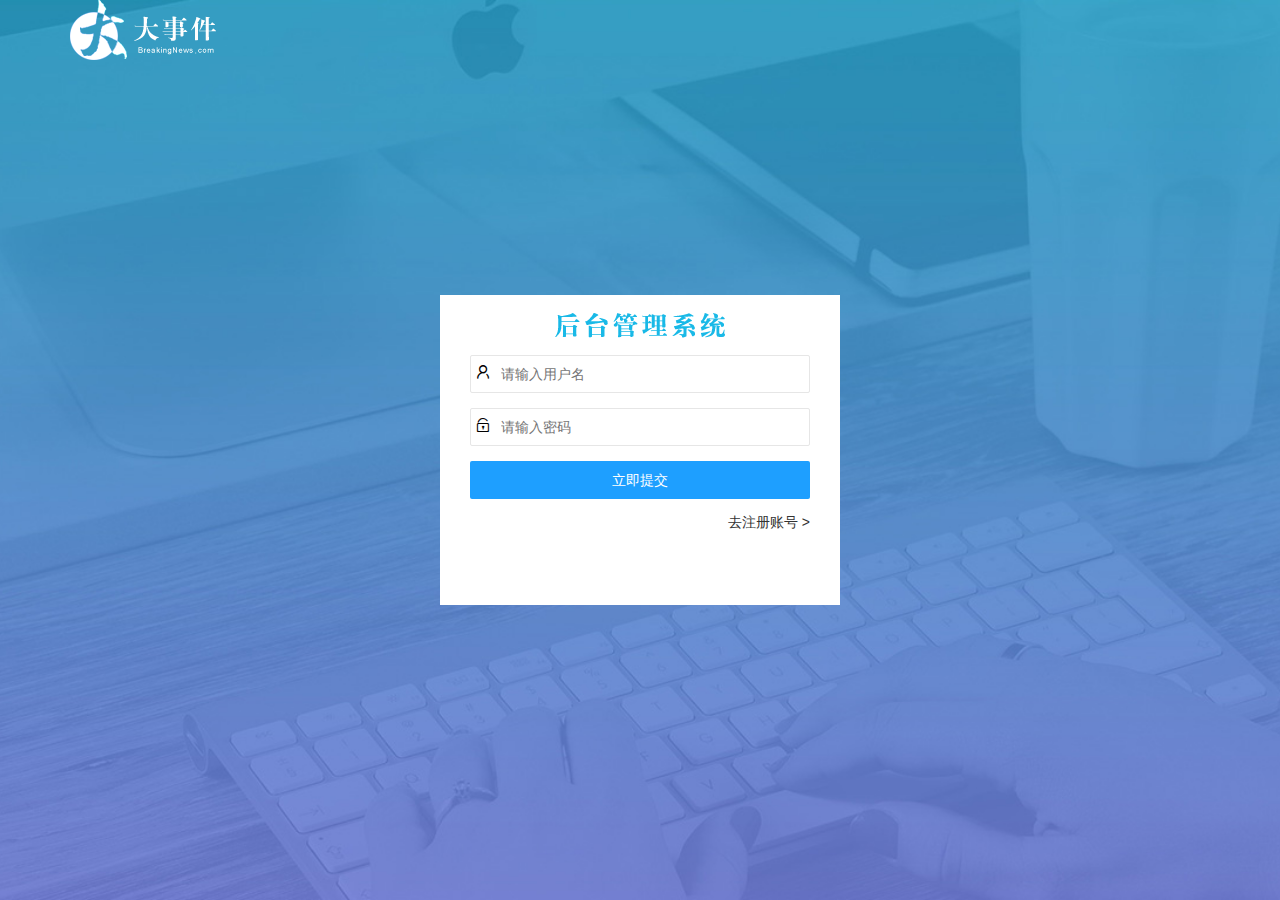
<file: login.html>
<!DOCTYPE html>
<html lang="en">

<head>
    <meta charset="UTF-8">
    <meta http-equiv="X-UA-Compatible" content="IE=edge">
    <meta name="viewport" content="width=device-width, initial-scale=1.0">
    <title>大事件-登录/注册</title>

    <link rel="stylesheet" href="./assets/lib/layui/css/layui.css">
    <link rel="stylesheet" href="./assets/css/login.css">

</head>

<body>
    <div class="layui-main">
        <h1>
            <a href="login.html"> <img src="./assets/images/logo.png" alt="" title="大事件"></a>
        </h1>

    </div>

    <!-- 登录注册区域 -->
    <div class="loginAndRegBox">
        <div class="title-box"></div>

        <!-- 登录 -->
        <div class="login-box">
            <form class="layui-form" action="">
                <div class="layui-form-item">


                    <i class="layui-icon layui-icon-username"></i>

                    <input type="text" name="username" required lay-verify="required|username" placeholder="请输入用户名" autocomplete="off" class="layui-input">

                </div>
                <div class="layui-form-item">

                    <i class="layui-icon layui-icon-password"></i>

                    <input type="password" name="password" required lay-verify="required|pwd" placeholder="请输入密码" autocomplete="off" class="layui-input">
                </div>
                <div class="layui-form-item">
                    <button class="layui-btn layui-btn layui-btn-fluid layui-bg-blue" lay-submit lay-filter="formDemo">立即提交</button>

                </div>
                <div class="layui-form-item link">
                    <a href="javascript:;" id="link_reg">去注册账号&nbsp;></a>
                </div>
            </form>

        </div>

        <!-- 注册 -->
        <div class="reg-box">
            <form class="layui-form" action="" id="form_reg">
                <!-- 用户名 -->
                <div class="layui-form-item">


                    <i class="layui-icon layui-icon-username"></i>

                    <input type="text" name="username" required lay-verify="required|username" placeholder="请输入用户名" autocomplete="off" class="layui-input">

                </div>

                <!-- 密码 -->
                <div class="layui-form-item">

                    <i class="layui-icon layui-icon-password"></i>

                    <input type="password" name="password" required lay-verify="required|pwd" placeholder="请输入密码" autocomplete="off" class="layui-input" id="pwd">
                </div>

                <!-- 确认密码 -->
                <div class="layui-form-item">

                    <i class="layui-icon layui-icon-password"></i>

                    <input type="password" name="repassword" required lay-verify="required|repwd|pwd" placeholder="再次输入密码" autocomplete="off" class="layui-input">
                </div>
                <div class="layui-form-item">
                    <button class="layui-btn layui-btn layui-btn-fluid layui-bg-blue" lay-submit lay-filter="formDemo">立即提交</button>

                </div>
                <div class="layui-form-item link">
                    <a href="javascript:;" id="link_login">去登录&nbsp;></a>
                </div>
            </form>

        </div>




        <script src="./assets/lib/jquery.js"></script>
        <script src="./assets/js/login.js"></script>
        <script src="./assets/lib/layui/layui.all.js"></script>
</body>

</html>
</file>
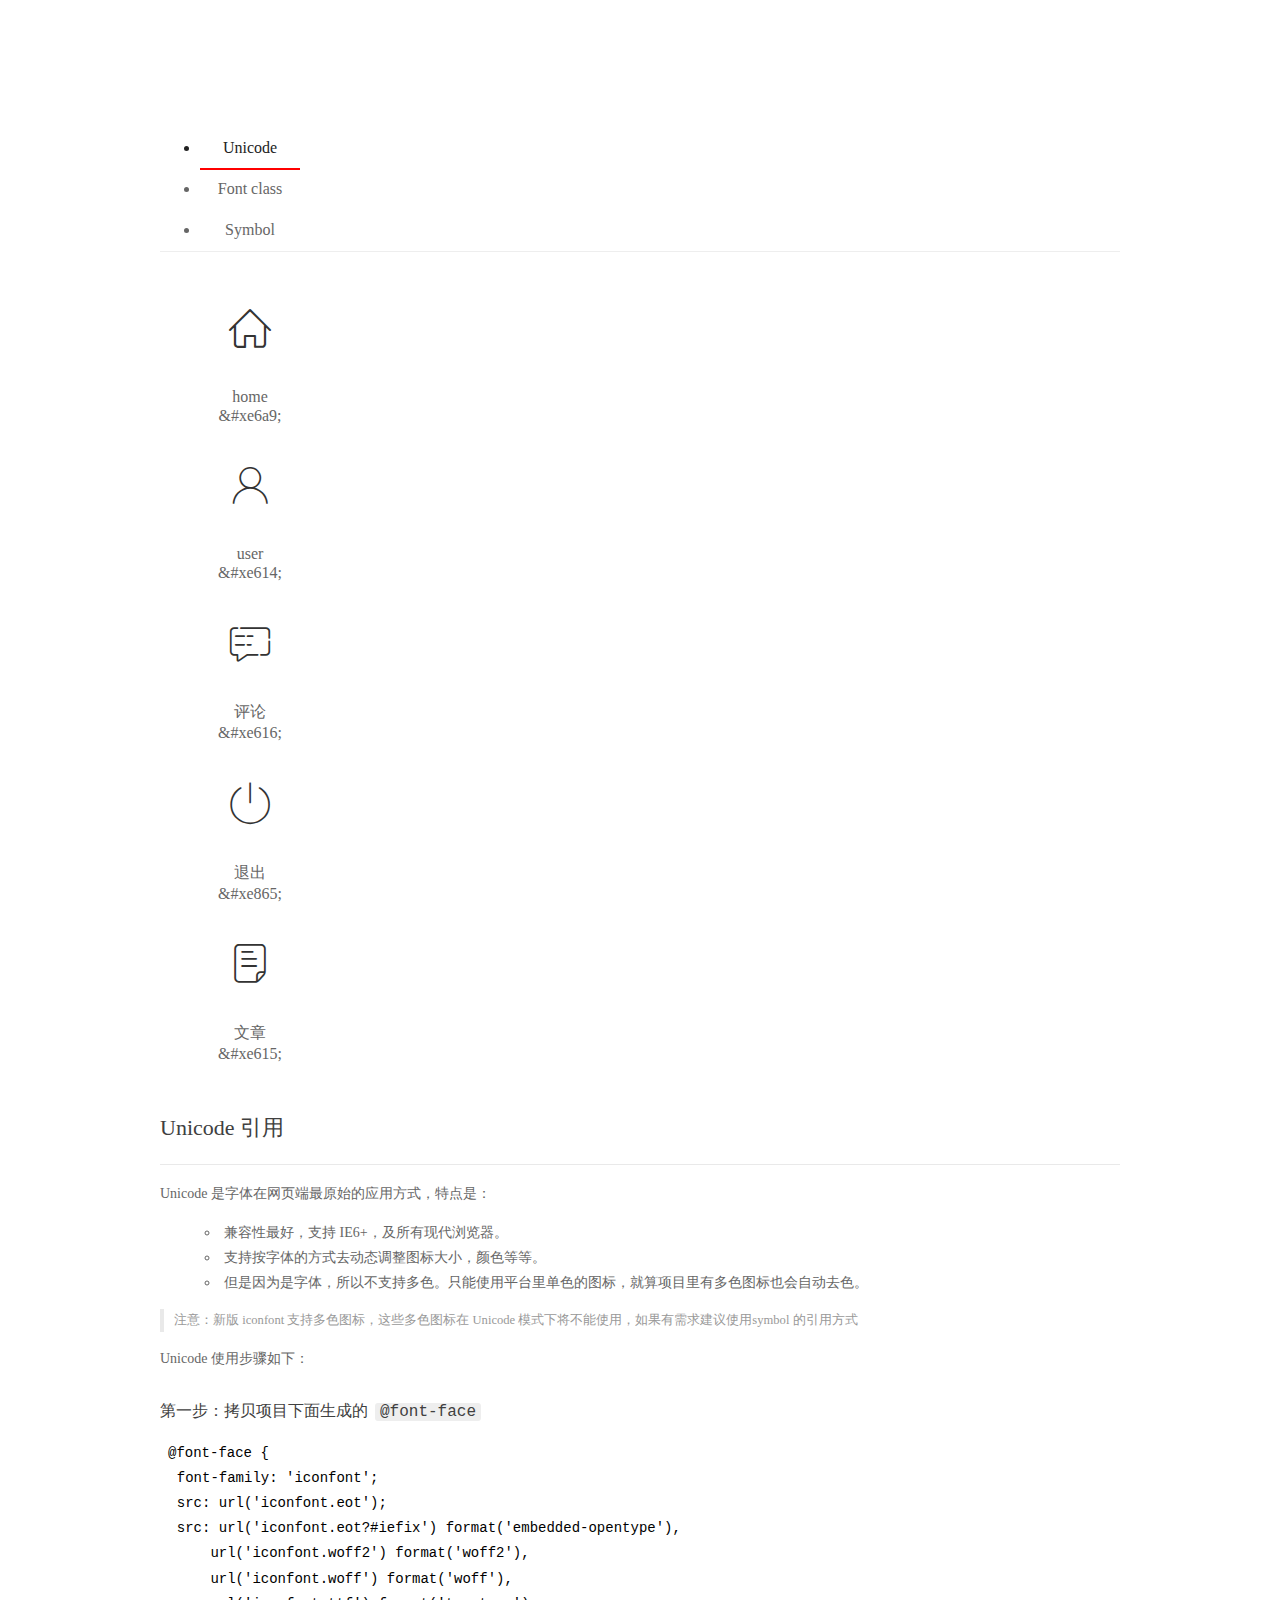
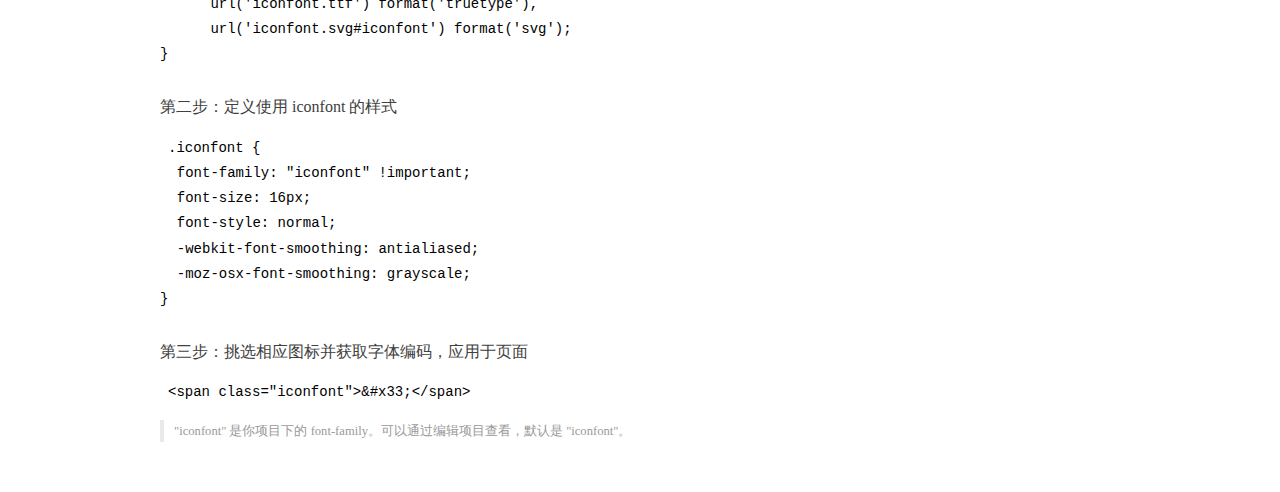
<file: assets/fonts/demo_index.html>
<!DOCTYPE html>
<html>
<head>
  <meta charset="utf-8"/>
  <title>IconFont Demo</title>
  <link rel="shortcut icon" href="https://gtms04.alicdn.com/tps/i4/TB1_oz6GVXXXXaFXpXXJDFnIXXX-64-64.ico" type="image/x-icon"/>
  <link rel="stylesheet" href="https://g.alicdn.com/thx/cube/1.3.2/cube.min.css">
  <link rel="stylesheet" href="demo.css">
  <link rel="stylesheet" href="iconfont.css">
  <script src="iconfont.js"></script>
  <!-- jQuery -->
  <script src="https://a1.alicdn.com/oss/uploads/2018/12/26/7bfddb60-08e8-11e9-9b04-53e73bb6408b.js"></script>
  <!-- 代码高亮 -->
  <script src="https://a1.alicdn.com/oss/uploads/2018/12/26/a3f714d0-08e6-11e9-8a15-ebf944d7534c.js"></script>
</head>
<body>
  <div class="main">
    <h1 class="logo"><a href="https://www.iconfont.cn/" title="iconfont 首页" target="_blank">&#xe86b;</a></h1>
    <div class="nav-tabs">
      <ul id="tabs" class="dib-box">
        <li class="dib active"><span>Unicode</span></li>
        <li class="dib"><span>Font class</span></li>
        <li class="dib"><span>Symbol</span></li>
      </ul>
      
    </div>
    <div class="tab-container">
      <div class="content unicode" style="display: block;">
          <ul class="icon_lists dib-box">
          
            <li class="dib">
              <span class="icon iconfont">&#xe6a9;</span>
                <div class="name">home</div>
                <div class="code-name">&amp;#xe6a9;</div>
              </li>
          
            <li class="dib">
              <span class="icon iconfont">&#xe614;</span>
                <div class="name">user</div>
                <div class="code-name">&amp;#xe614;</div>
              </li>
          
            <li class="dib">
              <span class="icon iconfont">&#xe616;</span>
                <div class="name">评论</div>
                <div class="code-name">&amp;#xe616;</div>
              </li>
          
            <li class="dib">
              <span class="icon iconfont">&#xe865;</span>
                <div class="name">退出</div>
                <div class="code-name">&amp;#xe865;</div>
              </li>
          
            <li class="dib">
              <span class="icon iconfont">&#xe615;</span>
                <div class="name">文章</div>
                <div class="code-name">&amp;#xe615;</div>
              </li>
          
          </ul>
          <div class="article markdown">
          <h2 id="unicode-">Unicode 引用</h2>
          <hr>

          <p>Unicode 是字体在网页端最原始的应用方式，特点是：</p>
          <ul>
            <li>兼容性最好，支持 IE6+，及所有现代浏览器。</li>
            <li>支持按字体的方式去动态调整图标大小，颜色等等。</li>
            <li>但是因为是字体，所以不支持多色。只能使用平台里单色的图标，就算项目里有多色图标也会自动去色。</li>
          </ul>
          <blockquote>
            <p>注意：新版 iconfont 支持多色图标，这些多色图标在 Unicode 模式下将不能使用，如果有需求建议使用symbol 的引用方式</p>
          </blockquote>
          <p>Unicode 使用步骤如下：</p>
          <h3 id="-font-face">第一步：拷贝项目下面生成的 <code>@font-face</code></h3>
<pre><code class="language-css"
>@font-face {
  font-family: 'iconfont';
  src: url('iconfont.eot');
  src: url('iconfont.eot?#iefix') format('embedded-opentype'),
      url('iconfont.woff2') format('woff2'),
      url('iconfont.woff') format('woff'),
      url('iconfont.ttf') format('truetype'),
      url('iconfont.svg#iconfont') format('svg');
}
</code></pre>
          <h3 id="-iconfont-">第二步：定义使用 iconfont 的样式</h3>
<pre><code class="language-css"
>.iconfont {
  font-family: "iconfont" !important;
  font-size: 16px;
  font-style: normal;
  -webkit-font-smoothing: antialiased;
  -moz-osx-font-smoothing: grayscale;
}
</code></pre>
          <h3 id="-">第三步：挑选相应图标并获取字体编码，应用于页面</h3>
<pre>
<code class="language-html"
>&lt;span class="iconfont"&gt;&amp;#x33;&lt;/span&gt;
</code></pre>
          <blockquote>
            <p>"iconfont" 是你项目下的 font-family。可以通过编辑项目查看，默认是 "iconfont"。</p>
          </blockquote>
          </div>
      </div>
      <div class="content font-class">
        <ul class="icon_lists dib-box">
          
          <li class="dib">
            <span class="icon iconfont icon-home"></span>
            <div class="name">
              home
            </div>
            <div class="code-name">.icon-home
            </div>
          </li>
          
          <li class="dib">
            <span class="icon iconfont icon-user"></span>
            <div class="name">
              user
            </div>
            <div class="code-name">.icon-user
            </div>
          </li>
          
          <li class="dib">
            <span class="icon iconfont icon-pinglun"></span>
            <div class="name">
              评论
            </div>
            <div class="code-name">.icon-pinglun
            </div>
          </li>
          
          <li class="dib">
            <span class="icon iconfont icon-tuichu"></span>
            <div class="name">
              退出
            </div>
            <div class="code-name">.icon-tuichu
            </div>
          </li>
          
          <li class="dib">
            <span class="icon iconfont icon-16"></span>
            <div class="name">
              文章
            </div>
            <div class="code-name">.icon-16
            </div>
          </li>
          
        </ul>
        <div class="article markdown">
        <h2 id="font-class-">font-class 引用</h2>
        <hr>

        <p>font-class 是 Unicode 使用方式的一种变种，主要是解决 Unicode 书写不直观，语意不明确的问题。</p>
        <p>与 Unicode 使用方式相比，具有如下特点：</p>
        <ul>
          <li>兼容性良好，支持 IE8+，及所有现代浏览器。</li>
          <li>相比于 Unicode 语意明确，书写更直观。可以很容易分辨这个 icon 是什么。</li>
          <li>因为使用 class 来定义图标，所以当要替换图标时，只需要修改 class 里面的 Unicode 引用。</li>
          <li>不过因为本质上还是使用的字体，所以多色图标还是不支持的。</li>
        </ul>
        <p>使用步骤如下：</p>
        <h3 id="-fontclass-">第一步：引入项目下面生成的 fontclass 代码：</h3>
<pre><code class="language-html">&lt;link rel="stylesheet" href="./iconfont.css"&gt;
</code></pre>
        <h3 id="-">第二步：挑选相应图标并获取类名，应用于页面：</h3>
<pre><code class="language-html">&lt;span class="iconfont icon-xxx"&gt;&lt;/span&gt;
</code></pre>
        <blockquote>
          <p>"
            iconfont" 是你项目下的 font-family。可以通过编辑项目查看，默认是 "iconfont"。</p>
        </blockquote>
      </div>
      </div>
      <div class="content symbol">
          <ul class="icon_lists dib-box">
          
            <li class="dib">
                <svg class="icon svg-icon" aria-hidden="true">
                  <use xlink:href="#icon-home"></use>
                </svg>
                <div class="name">home</div>
                <div class="code-name">#icon-home</div>
            </li>
          
            <li class="dib">
                <svg class="icon svg-icon" aria-hidden="true">
                  <use xlink:href="#icon-user"></use>
                </svg>
                <div class="name">user</div>
                <div class="code-name">#icon-user</div>
            </li>
          
            <li class="dib">
                <svg class="icon svg-icon" aria-hidden="true">
                  <use xlink:href="#icon-pinglun"></use>
                </svg>
                <div class="name">评论</div>
                <div class="code-name">#icon-pinglun</div>
            </li>
          
            <li class="dib">
                <svg class="icon svg-icon" aria-hidden="true">
                  <use xlink:href="#icon-tuichu"></use>
                </svg>
                <div class="name">退出</div>
                <div class="code-name">#icon-tuichu</div>
            </li>
          
            <li class="dib">
                <svg class="icon svg-icon" aria-hidden="true">
                  <use xlink:href="#icon-16"></use>
                </svg>
                <div class="name">文章</div>
                <div class="code-name">#icon-16</div>
            </li>
          
          </ul>
          <div class="article markdown">
          <h2 id="symbol-">Symbol 引用</h2>
          <hr>

          <p>这是一种全新的使用方式，应该说这才是未来的主流，也是平台目前推荐的用法。相关介绍可以参考这篇<a href="">文章</a>
            这种用法其实是做了一个 SVG 的集合，与另外两种相比具有如下特点：</p>
          <ul>
            <li>支持多色图标了，不再受单色限制。</li>
            <li>通过一些技巧，支持像字体那样，通过 <code>font-size</code>, <code>color</code> 来调整样式。</li>
            <li>兼容性较差，支持 IE9+，及现代浏览器。</li>
            <li>浏览器渲染 SVG 的性能一般，还不如 png。</li>
          </ul>
          <p>使用步骤如下：</p>
          <h3 id="-symbol-">第一步：引入项目下面生成的 symbol 代码：</h3>
<pre><code class="language-html">&lt;script src="./iconfont.js"&gt;&lt;/script&gt;
</code></pre>
          <h3 id="-css-">第二步：加入通用 CSS 代码（引入一次就行）：</h3>
<pre><code class="language-html">&lt;style&gt;
.icon {
  width: 1em;
  height: 1em;
  vertical-align: -0.15em;
  fill: currentColor;
  overflow: hidden;
}
&lt;/style&gt;
</code></pre>
          <h3 id="-">第三步：挑选相应图标并获取类名，应用于页面：</h3>
<pre><code class="language-html">&lt;svg class="icon" aria-hidden="true"&gt;
  &lt;use xlink:href="#icon-xxx"&gt;&lt;/use&gt;
&lt;/svg&gt;
</code></pre>
          </div>
      </div>

    </div>
  </div>
  <script>
  $(document).ready(function () {
      $('.tab-container .content:first').show()

      $('#tabs li').click(function (e) {
        var tabContent = $('.tab-container .content')
        var index = $(this).index()

        if ($(this).hasClass('active')) {
          return
        } else {
          $('#tabs li').removeClass('active')
          $(this).addClass('active')

          tabContent.hide().eq(index).fadeIn()
        }
      })
    })
  </script>
</body>
</html>
</file>
<file: assets/lib/layui/css/layui.css>
/** layui-v2.5.5 MIT License By https://www.layui.com */
 .layui-inline,img{display:inline-block;vertical-align:middle}h1,h2,h3,h4,h5,h6{font-weight:400}.layui-edge,.layui-header,.layui-inline,.layui-main{position:relative}.layui-body,.layui-edge,.layui-elip{overflow:hidden}.layui-btn,.layui-edge,.layui-inline,img{vertical-align:middle}.layui-btn,.layui-disabled,.layui-icon,.layui-unselect{-moz-user-select:none;-webkit-user-select:none;-ms-user-select:none}.layui-elip,.layui-form-checkbox span,.layui-form-pane .layui-form-label{text-overflow:ellipsis;white-space:nowrap}.layui-breadcrumb,.layui-tree-btnGroup{visibility:hidden}blockquote,body,button,dd,div,dl,dt,form,h1,h2,h3,h4,h5,h6,input,li,ol,p,pre,td,textarea,th,ul{margin:0;padding:0;-webkit-tap-highlight-color:rgba(0,0,0,0)}a:active,a:hover{outline:0}img{border:none}li{list-style:none}table{border-collapse:collapse;border-spacing:0}h4,h5,h6{font-size:100%}button,input,optgroup,option,select,textarea{font-family:inherit;font-size:inherit;font-style:inherit;font-weight:inherit;outline:0}pre{white-space:pre-wrap;white-space:-moz-pre-wrap;white-space:-pre-wrap;white-space:-o-pre-wrap;word-wrap:break-word}body{line-height:24px;font:14px Helvetica Neue,Helvetica,PingFang SC,Tahoma,Arial,sans-serif}hr{height:1px;margin:10px 0;border:0;clear:both}a{color:#333;text-decoration:none}a:hover{color:#777}a cite{font-style:normal;*cursor:pointer}.layui-border-box,.layui-border-box *{box-sizing:border-box}.layui-box,.layui-box *{box-sizing:content-box}.layui-clear{clear:both;*zoom:1}.layui-clear:after{content:'\20';clear:both;*zoom:1;display:block;height:0}.layui-inline{*display:inline;*zoom:1}.layui-edge{display:inline-block;width:0;height:0;border-width:6px;border-style:dashed;border-color:transparent}.layui-edge-top{top:-4px;border-bottom-color:#999;border-bottom-style:solid}.layui-edge-right{border-left-color:#999;border-left-style:solid}.layui-edge-bottom{top:2px;border-top-color:#999;border-top-style:solid}.layui-edge-left{border-right-color:#999;border-right-style:solid}.layui-disabled,.layui-disabled:hover{color:#d2d2d2!important;cursor:not-allowed!important}.layui-circle{border-radius:100%}.layui-show{display:block!important}.layui-hide{display:none!important}@font-face{font-family:layui-icon;src:url(../font/iconfont.eot?v=250);src:url(../font/iconfont.eot?v=250#iefix) format('embedded-opentype'),url(../font/iconfont.woff2?v=250) format('woff2'),url(../font/iconfont.woff?v=250) format('woff'),url(../font/iconfont.ttf?v=250) format('truetype'),url(../font/iconfont.svg?v=250#layui-icon) format('svg')}.layui-icon{font-family:layui-icon!important;font-size:16px;font-style:normal;-webkit-font-smoothing:antialiased;-moz-osx-font-smoothing:grayscale}.layui-icon-reply-fill:before{content:"\e611"}.layui-icon-set-fill:before{content:"\e614"}.layui-icon-menu-fill:before{content:"\e60f"}.layui-icon-search:before{content:"\e615"}.layui-icon-share:before{content:"\e641"}.layui-icon-set-sm:before{content:"\e620"}.layui-icon-engine:before{content:"\e628"}.layui-icon-close:before{content:"\1006"}.layui-icon-close-fill:before{content:"\1007"}.layui-icon-chart-screen:before{content:"\e629"}.layui-icon-star:before{content:"\e600"}.layui-icon-circle-dot:before{content:"\e617"}.layui-icon-chat:before{content:"\e606"}.layui-icon-release:before{content:"\e609"}.layui-icon-list:before{content:"\e60a"}.layui-icon-chart:before{content:"\e62c"}.layui-icon-ok-circle:before{content:"\1005"}.layui-icon-layim-theme:before{content:"\e61b"}.layui-icon-table:before{content:"\e62d"}.layui-icon-right:before{content:"\e602"}.layui-icon-left:before{content:"\e603"}.layui-icon-cart-simple:before{content:"\e698"}.layui-icon-face-cry:before{content:"\e69c"}.layui-icon-face-smile:before{content:"\e6af"}.layui-icon-survey:before{content:"\e6b2"}.layui-icon-tree:before{content:"\e62e"}.layui-icon-upload-circle:before{content:"\e62f"}.layui-icon-add-circle:before{content:"\e61f"}.layui-icon-download-circle:before{content:"\e601"}.layui-icon-templeate-1:before{content:"\e630"}.layui-icon-util:before{content:"\e631"}.layui-icon-face-surprised:before{content:"\e664"}.layui-icon-edit:before{content:"\e642"}.layui-icon-speaker:before{content:"\e645"}.layui-icon-down:before{content:"\e61a"}.layui-icon-file:before{content:"\e621"}.layui-icon-layouts:before{content:"\e632"}.layui-icon-rate-half:before{content:"\e6c9"}.layui-icon-add-circle-fine:before{content:"\e608"}.layui-icon-prev-circle:before{content:"\e633"}.layui-icon-read:before{content:"\e705"}.layui-icon-404:before{content:"\e61c"}.layui-icon-carousel:before{content:"\e634"}.layui-icon-help:before{content:"\e607"}.layui-icon-code-circle:before{content:"\e635"}.layui-icon-water:before{content:"\e636"}.layui-icon-username:before{content:"\e66f"}.layui-icon-find-fill:before{content:"\e670"}.layui-icon-about:before{content:"\e60b"}.layui-icon-location:before{content:"\e715"}.layui-icon-up:before{content:"\e619"}.layui-icon-pause:before{content:"\e651"}.layui-icon-date:before{content:"\e637"}.layui-icon-layim-uploadfile:before{content:"\e61d"}.layui-icon-delete:before{content:"\e640"}.layui-icon-play:before{content:"\e652"}.layui-icon-top:before{content:"\e604"}.layui-icon-friends:before{content:"\e612"}.layui-icon-refresh-3:before{content:"\e9aa"}.layui-icon-ok:before{content:"\e605"}.layui-icon-layer:before{content:"\e638"}.layui-icon-face-smile-fine:before{content:"\e60c"}.layui-icon-dollar:before{content:"\e659"}.layui-icon-group:before{content:"\e613"}.layui-icon-layim-download:before{content:"\e61e"}.layui-icon-picture-fine:before{content:"\e60d"}.layui-icon-link:before{content:"\e64c"}.layui-icon-diamond:before{content:"\e735"}.layui-icon-log:before{content:"\e60e"}.layui-icon-rate-solid:before{content:"\e67a"}.layui-icon-fonts-del:before{content:"\e64f"}.layui-icon-unlink:before{content:"\e64d"}.layui-icon-fonts-clear:before{content:"\e639"}.layui-icon-triangle-r:before{content:"\e623"}.layui-icon-circle:before{content:"\e63f"}.layui-icon-radio:before{content:"\e643"}.layui-icon-align-center:before{content:"\e647"}.layui-icon-align-right:before{content:"\e648"}.layui-icon-align-left:before{content:"\e649"}.layui-icon-loading-1:before{content:"\e63e"}.layui-icon-return:before{content:"\e65c"}.layui-icon-fonts-strong:before{content:"\e62b"}.layui-icon-upload:before{content:"\e67c"}.layui-icon-dialogue:before{content:"\e63a"}.layui-icon-video:before{content:"\e6ed"}.layui-icon-headset:before{content:"\e6fc"}.layui-icon-cellphone-fine:before{content:"\e63b"}.layui-icon-add-1:before{content:"\e654"}.layui-icon-face-smile-b:before{content:"\e650"}.layui-icon-fonts-html:before{content:"\e64b"}.layui-icon-form:before{content:"\e63c"}.layui-icon-cart:before{content:"\e657"}.layui-icon-camera-fill:before{content:"\e65d"}.layui-icon-tabs:before{content:"\e62a"}.layui-icon-fonts-code:before{content:"\e64e"}.layui-icon-fire:before{content:"\e756"}.layui-icon-set:before{content:"\e716"}.layui-icon-fonts-u:before{content:"\e646"}.layui-icon-triangle-d:before{content:"\e625"}.layui-icon-tips:before{content:"\e702"}.layui-icon-picture:before{content:"\e64a"}.layui-icon-more-vertical:before{content:"\e671"}.layui-icon-flag:before{content:"\e66c"}.layui-icon-loading:before{content:"\e63d"}.layui-icon-fonts-i:before{content:"\e644"}.layui-icon-refresh-1:before{content:"\e666"}.layui-icon-rmb:before{content:"\e65e"}.layui-icon-home:before{content:"\e68e"}.layui-icon-user:before{content:"\e770"}.layui-icon-notice:before{content:"\e667"}.layui-icon-login-weibo:before{content:"\e675"}.layui-icon-voice:before{content:"\e688"}.layui-icon-upload-drag:before{content:"\e681"}.layui-icon-login-qq:before{content:"\e676"}.layui-icon-snowflake:before{content:"\e6b1"}.layui-icon-file-b:before{content:"\e655"}.layui-icon-template:before{content:"\e663"}.layui-icon-auz:before{content:"\e672"}.layui-icon-console:before{content:"\e665"}.layui-icon-app:before{content:"\e653"}.layui-icon-prev:before{content:"\e65a"}.layui-icon-website:before{content:"\e7ae"}.layui-icon-next:before{content:"\e65b"}.layui-icon-component:before{content:"\e857"}.layui-icon-more:before{content:"\e65f"}.layui-icon-login-wechat:before{content:"\e677"}.layui-icon-shrink-right:before{content:"\e668"}.layui-icon-spread-left:before{content:"\e66b"}.layui-icon-camera:before{content:"\e660"}.layui-icon-note:before{content:"\e66e"}.layui-icon-refresh:before{content:"\e669"}.layui-icon-female:before{content:"\e661"}.layui-icon-male:before{content:"\e662"}.layui-icon-password:before{content:"\e673"}.layui-icon-senior:before{content:"\e674"}.layui-icon-theme:before{content:"\e66a"}.layui-icon-tread:before{content:"\e6c5"}.layui-icon-praise:before{content:"\e6c6"}.layui-icon-star-fill:before{content:"\e658"}.layui-icon-rate:before{content:"\e67b"}.layui-icon-template-1:before{content:"\e656"}.layui-icon-vercode:before{content:"\e679"}.layui-icon-cellphone:before{content:"\e678"}.layui-icon-screen-full:before{content:"\e622"}.layui-icon-screen-restore:before{content:"\e758"}.layui-icon-cols:before{content:"\e610"}.layui-icon-export:before{content:"\e67d"}.layui-icon-print:before{content:"\e66d"}.layui-icon-slider:before{content:"\e714"}.layui-icon-addition:before{content:"\e624"}.layui-icon-subtraction:before{content:"\e67e"}.layui-icon-service:before{content:"\e626"}.layui-icon-transfer:before{content:"\e691"}.layui-main{width:1140px;margin:0 auto}.layui-header{z-index:1000;height:60px}.layui-header a:hover{transition:all .5s;-webkit-transition:all .5s}.layui-side{position:fixed;left:0;top:0;bottom:0;z-index:999;width:200px;overflow-x:hidden}.layui-side-scroll{position:relative;width:220px;height:100%;overflow-x:hidden}.layui-body{position:absolute;left:200px;right:0;top:0;bottom:0;z-index:998;width:auto;overflow-y:auto;box-sizing:border-box}.layui-layout-body{overflow:hidden}.layui-layout-admin .layui-header{background-color:#23262E}.layui-layout-admin .layui-side{top:60px;width:200px;overflow-x:hidden}.layui-layout-admin .layui-body{position:fixed;top:60px;bottom:44px}.layui-layout-admin .layui-main{width:auto;margin:0 15px}.layui-layout-admin .layui-footer{position:fixed;left:200px;right:0;bottom:0;height:44px;line-height:44px;padding:0 15px;background-color:#eee}.layui-layout-admin .layui-logo{position:absolute;left:0;top:0;width:200px;height:100%;line-height:60px;text-align:center;color:#009688;font-size:16px}.layui-layout-admin .layui-header .layui-nav{background:0 0}.layui-layout-left{position:absolute!important;left:200px;top:0}.layui-layout-right{position:absolute!important;right:0;top:0}.layui-container{position:relative;margin:0 auto;padding:0 15px;box-sizing:border-box}.layui-fluid{position:relative;margin:0 auto;padding:0 15px}.layui-row:after,.layui-row:before{content:'';display:block;clear:both}.layui-col-lg1,.layui-col-lg10,.layui-col-lg11,.layui-col-lg12,.layui-col-lg2,.layui-col-lg3,.layui-col-lg4,.layui-col-lg5,.layui-col-lg6,.layui-col-lg7,.layui-col-lg8,.layui-col-lg9,.layui-col-md1,.layui-col-md10,.layui-col-md11,.layui-col-md12,.layui-col-md2,.layui-col-md3,.layui-col-md4,.layui-col-md5,.layui-col-md6,.layui-col-md7,.layui-col-md8,.layui-col-md9,.layui-col-sm1,.layui-col-sm10,.layui-col-sm11,.layui-col-sm12,.layui-col-sm2,.layui-col-sm3,.layui-col-sm4,.layui-col-sm5,.layui-col-sm6,.layui-col-sm7,.layui-col-sm8,.layui-col-sm9,.layui-col-xs1,.layui-col-xs10,.layui-col-xs11,.layui-col-xs12,.layui-col-xs2,.layui-col-xs3,.layui-col-xs4,.layui-col-xs5,.layui-col-xs6,.layui-col-xs7,.layui-col-xs8,.layui-col-xs9{position:relative;display:block;box-sizing:border-box}.layui-col-xs1,.layui-col-xs10,.layui-col-xs11,.layui-col-xs12,.layui-col-xs2,.layui-col-xs3,.layui-col-xs4,.layui-col-xs5,.layui-col-xs6,.layui-col-xs7,.layui-col-xs8,.layui-col-xs9{float:left}.layui-col-xs1{width:8.33333333%}.layui-col-xs2{width:16.66666667%}.layui-col-xs3{width:25%}.layui-col-xs4{width:33.33333333%}.layui-col-xs5{width:41.66666667%}.layui-col-xs6{width:50%}.layui-col-xs7{width:58.33333333%}.layui-col-xs8{width:66.66666667%}.layui-col-xs9{width:75%}.layui-col-xs10{width:83.33333333%}.layui-col-xs11{width:91.66666667%}.layui-col-xs12{width:100%}.layui-col-xs-offset1{margin-left:8.33333333%}.layui-col-xs-offset2{margin-left:16.66666667%}.layui-col-xs-offset3{margin-left:25%}.layui-col-xs-offset4{margin-left:33.33333333%}.layui-col-xs-offset5{margin-left:41.66666667%}.layui-col-xs-offset6{margin-left:50%}.layui-col-xs-offset7{margin-left:58.33333333%}.layui-col-xs-offset8{margin-left:66.66666667%}.layui-col-xs-offset9{margin-left:75%}.layui-col-xs-offset10{margin-left:83.33333333%}.layui-col-xs-offset11{margin-left:91.66666667%}.layui-col-xs-offset12{margin-left:100%}@media screen and (max-width:768px){.layui-hide-xs{display:none!important}.layui-show-xs-block{display:block!important}.layui-show-xs-inline{display:inline!important}.layui-show-xs-inline-block{display:inline-block!important}}@media screen and (min-width:768px){.layui-container{width:750px}.layui-hide-sm{display:none!important}.layui-show-sm-block{display:block!important}.layui-show-sm-inline{display:inline!important}.layui-show-sm-inline-block{display:inline-block!important}.layui-col-sm1,.layui-col-sm10,.layui-col-sm11,.layui-col-sm12,.layui-col-sm2,.layui-col-sm3,.layui-col-sm4,.layui-col-sm5,.layui-col-sm6,.layui-col-sm7,.layui-col-sm8,.layui-col-sm9{float:left}.layui-col-sm1{width:8.33333333%}.layui-col-sm2{width:16.66666667%}.layui-col-sm3{width:25%}.layui-col-sm4{width:33.33333333%}.layui-col-sm5{width:41.66666667%}.layui-col-sm6{width:50%}.layui-col-sm7{width:58.33333333%}.layui-col-sm8{width:66.66666667%}.layui-col-sm9{width:75%}.layui-col-sm10{width:83.33333333%}.layui-col-sm11{width:91.66666667%}.layui-col-sm12{width:100%}.layui-col-sm-offset1{margin-left:8.33333333%}.layui-col-sm-offset2{margin-left:16.66666667%}.layui-col-sm-offset3{margin-left:25%}.layui-col-sm-offset4{margin-left:33.33333333%}.layui-col-sm-offset5{margin-left:41.66666667%}.layui-col-sm-offset6{margin-left:50%}.layui-col-sm-offset7{margin-left:58.33333333%}.layui-col-sm-offset8{margin-left:66.66666667%}.layui-col-sm-offset9{margin-left:75%}.layui-col-sm-offset10{margin-left:83.33333333%}.layui-col-sm-offset11{margin-left:91.66666667%}.layui-col-sm-offset12{margin-left:100%}}@media screen and (min-width:992px){.layui-container{width:970px}.layui-hide-md{display:none!important}.layui-show-md-block{display:block!important}.layui-show-md-inline{display:inline!important}.layui-show-md-inline-block{display:inline-block!important}.layui-col-md1,.layui-col-md10,.layui-col-md11,.layui-col-md12,.layui-col-md2,.layui-col-md3,.layui-col-md4,.layui-col-md5,.layui-col-md6,.layui-col-md7,.layui-col-md8,.layui-col-md9{float:left}.layui-col-md1{width:8.33333333%}.layui-col-md2{width:16.66666667%}.layui-col-md3{width:25%}.layui-col-md4{width:33.33333333%}.layui-col-md5{width:41.66666667%}.layui-col-md6{width:50%}.layui-col-md7{width:58.33333333%}.layui-col-md8{width:66.66666667%}.layui-col-md9{width:75%}.layui-col-md10{width:83.33333333%}.layui-col-md11{width:91.66666667%}.layui-col-md12{width:100%}.layui-col-md-offset1{margin-left:8.33333333%}.layui-col-md-offset2{margin-left:16.66666667%}.layui-col-md-offset3{margin-left:25%}.layui-col-md-offset4{margin-left:33.33333333%}.layui-col-md-offset5{margin-left:41.66666667%}.layui-col-md-offset6{margin-left:50%}.layui-col-md-offset7{margin-left:58.33333333%}.layui-col-md-offset8{margin-left:66.66666667%}.layui-col-md-offset9{margin-left:75%}.layui-col-md-offset10{margin-left:83.33333333%}.layui-col-md-offset11{margin-left:91.66666667%}.layui-col-md-offset12{margin-left:100%}}@media screen and (min-width:1200px){.layui-container{width:1170px}.layui-hide-lg{display:none!important}.layui-show-lg-block{display:block!important}.layui-show-lg-inline{display:inline!important}.layui-show-lg-inline-block{display:inline-block!important}.layui-col-lg1,.layui-col-lg10,.layui-col-lg11,.layui-col-lg12,.layui-col-lg2,.layui-col-lg3,.layui-col-lg4,.layui-col-lg5,.layui-col-lg6,.layui-col-lg7,.layui-col-lg8,.layui-col-lg9{float:left}.layui-col-lg1{width:8.33333333%}.layui-col-lg2{width:16.66666667%}.layui-col-lg3{width:25%}.layui-col-lg4{width:33.33333333%}.layui-col-lg5{width:41.66666667%}.layui-col-lg6{width:50%}.layui-col-lg7{width:58.33333333%}.layui-col-lg8{width:66.66666667%}.layui-col-lg9{width:75%}.layui-col-lg10{width:83.33333333%}.layui-col-lg11{width:91.66666667%}.layui-col-lg12{width:100%}.layui-col-lg-offset1{margin-left:8.33333333%}.layui-col-lg-offset2{margin-left:16.66666667%}.layui-col-lg-offset3{margin-left:25%}.layui-col-lg-offset4{margin-left:33.33333333%}.layui-col-lg-offset5{margin-left:41.66666667%}.layui-col-lg-offset6{margin-left:50%}.layui-col-lg-offset7{margin-left:58.33333333%}.layui-col-lg-offset8{margin-left:66.66666667%}.layui-col-lg-offset9{margin-left:75%}.layui-col-lg-offset10{margin-left:83.33333333%}.layui-col-lg-offset11{margin-left:91.66666667%}.layui-col-lg-offset12{margin-left:100%}}.layui-col-space1{margin:-.5px}.layui-col-space1>*{padding:.5px}.layui-col-space3{margin:-1.5px}.layui-col-space3>*{padding:1.5px}.layui-col-space5{margin:-2.5px}.layui-col-space5>*{padding:2.5px}.layui-col-space8{margin:-3.5px}.layui-col-space8>*{padding:3.5px}.layui-col-space10{margin:-5px}.layui-col-space10>*{padding:5px}.layui-col-space12{margin:-6px}.layui-col-space12>*{padding:6px}.layui-col-space15{margin:-7.5px}.layui-col-space15>*{padding:7.5px}.layui-col-space18{margin:-9px}.layui-col-space18>*{padding:9px}.layui-col-space20{margin:-10px}.layui-col-space20>*{padding:10px}.layui-col-space22{margin:-11px}.layui-col-space22>*{padding:11px}.layui-col-space25{margin:-12.5px}.layui-col-space25>*{padding:12.5px}.layui-col-space30{margin:-15px}.layui-col-space30>*{padding:15px}.layui-btn,.layui-input,.layui-select,.layui-textarea,.layui-upload-button{outline:0;-webkit-appearance:none;transition:all .3s;-webkit-transition:all .3s;box-sizing:border-box}.layui-elem-quote{margin-bottom:10px;padding:15px;line-height:22px;border-left:5px solid #009688;border-radius:0 2px 2px 0;background-color:#f2f2f2}.layui-quote-nm{border-style:solid;border-width:1px 1px 1px 5px;background:0 0}.layui-elem-field{margin-bottom:10px;padding:0;border-width:1px;border-style:solid}.layui-elem-field legend{margin-left:20px;padding:0 10px;font-size:20px;font-weight:300}.layui-field-title{margin:10px 0 20px;border-width:1px 0 0}.layui-field-box{padding:10px 15px}.layui-field-title .layui-field-box{padding:10px 0}.layui-progress{position:relative;height:6px;border-radius:20px;background-color:#e2e2e2}.layui-progress-bar{position:absolute;left:0;top:0;width:0;max-width:100%;height:6px;border-radius:20px;text-align:right;background-color:#5FB878;transition:all .3s;-webkit-transition:all .3s}.layui-progress-big,.layui-progress-big .layui-progress-bar{height:18px;line-height:18px}.layui-progress-text{position:relative;top:-20px;line-height:18px;font-size:12px;color:#666}.layui-progress-big .layui-progress-text{position:static;padding:0 10px;color:#fff}.layui-collapse{border-width:1px;border-style:solid;border-radius:2px}.layui-colla-content,.layui-colla-item{border-top-width:1px;border-top-style:solid}.layui-colla-item:first-child{border-top:none}.layui-colla-title{position:relative;height:42px;line-height:42px;padding:0 15px 0 35px;color:#333;background-color:#f2f2f2;cursor:pointer;font-size:14px;overflow:hidden}.layui-colla-content{display:none;padding:10px 15px;line-height:22px;color:#666}.layui-colla-icon{position:absolute;left:15px;top:0;font-size:14px}.layui-card{margin-bottom:15px;border-radius:2px;background-color:#fff;box-shadow:0 1px 2px 0 rgba(0,0,0,.05)}.layui-card:last-child{margin-bottom:0}.layui-card-header{position:relative;height:42px;line-height:42px;padding:0 15px;border-bottom:1px solid #f6f6f6;color:#333;border-radius:2px 2px 0 0;font-size:14px}.layui-bg-black,.layui-bg-blue,.layui-bg-cyan,.layui-bg-green,.layui-bg-orange,.layui-bg-red{color:#fff!important}.layui-card-body{position:relative;padding:10px 15px;line-height:24px}.layui-card-body[pad15]{padding:15px}.layui-card-body[pad20]{padding:20px}.layui-card-body .layui-table{margin:5px 0}.layui-card .layui-tab{margin:0}.layui-panel-window{position:relative;padding:15px;border-radius:0;border-top:5px solid #E6E6E6;background-color:#fff}.layui-auxiliar-moving{position:fixed;left:0;right:0;top:0;bottom:0;width:100%;height:100%;background:0 0;z-index:9999999999}.layui-form-label,.layui-form-mid,.layui-form-select,.layui-input-block,.layui-input-inline,.layui-textarea{position:relative}.layui-bg-red{background-color:#FF5722!important}.layui-bg-orange{background-color:#FFB800!important}.layui-bg-green{background-color:#009688!important}.layui-bg-cyan{background-color:#2F4056!important}.layui-bg-blue{background-color:#1E9FFF!important}.layui-bg-black{background-color:#393D49!important}.layui-bg-gray{background-color:#eee!important;color:#666!important}.layui-badge-rim,.layui-colla-content,.layui-colla-item,.layui-collapse,.layui-elem-field,.layui-form-pane .layui-form-item[pane],.layui-form-pane .layui-form-label,.layui-input,.layui-layedit,.layui-layedit-tool,.layui-quote-nm,.layui-select,.layui-tab-bar,.layui-tab-card,.layui-tab-title,.layui-tab-title .layui-this:after,.layui-textarea{border-color:#e6e6e6}.layui-timeline-item:before,hr{background-color:#e6e6e6}.layui-text{line-height:22px;font-size:14px;color:#666}.layui-text h1,.layui-text h2,.layui-text h3{font-weight:500;color:#333}.layui-text h1{font-size:30px}.layui-text h2{font-size:24px}.layui-text h3{font-size:18px}.layui-text a:not(.layui-btn){color:#01AAED}.layui-text a:not(.layui-btn):hover{text-decoration:underline}.layui-text ul{padding:5px 0 5px 15px}.layui-text ul li{margin-top:5px;list-style-type:disc}.layui-text em,.layui-word-aux{color:#999!important;padding:0 5px!important}.layui-btn{display:inline-block;height:38px;line-height:38px;padding:0 18px;background-color:#009688;color:#fff;white-space:nowrap;text-align:center;font-size:14px;border:none;border-radius:2px;cursor:pointer}.layui-btn:hover{opacity:.8;filter:alpha(opacity=80);color:#fff}.layui-btn:active{opacity:1;filter:alpha(opacity=100)}.layui-btn+.layui-btn{margin-left:10px}.layui-btn-container{font-size:0}.layui-btn-container .layui-btn{margin-right:10px;margin-bottom:10px}.layui-btn-container .layui-btn+.layui-btn{margin-left:0}.layui-table .layui-btn-container .layui-btn{margin-bottom:9px}.layui-btn-radius{border-radius:100px}.layui-btn .layui-icon{margin-right:3px;font-size:18px;vertical-align:bottom;vertical-align:middle\9}.layui-btn-primary{border:1px solid #C9C9C9;background-color:#fff;color:#555}.layui-btn-primary:hover{border-color:#009688;color:#333}.layui-btn-normal{background-color:#1E9FFF}.layui-btn-warm{background-color:#FFB800}.layui-btn-danger{background-color:#FF5722}.layui-btn-checked{background-color:#5FB878}.layui-btn-disabled,.layui-btn-disabled:active,.layui-btn-disabled:hover{border:1px solid #e6e6e6;background-color:#FBFBFB;color:#C9C9C9;cursor:not-allowed;opacity:1}.layui-btn-lg{height:44px;line-height:44px;padding:0 25px;font-size:16px}.layui-btn-sm{height:30px;line-height:30px;padding:0 10px;font-size:12px}.layui-btn-sm i{font-size:16px!important}.layui-btn-xs{height:22px;line-height:22px;padding:0 5px;font-size:12px}.layui-btn-xs i{font-size:14px!important}.layui-btn-group{display:inline-block;vertical-align:middle;font-size:0}.layui-btn-group .layui-btn{margin-left:0!important;margin-right:0!important;border-left:1px solid rgba(255,255,255,.5);border-radius:0}.layui-btn-group .layui-btn-primary{border-left:none}.layui-btn-group .layui-btn-primary:hover{border-color:#C9C9C9;color:#009688}.layui-btn-group .layui-btn:first-child{border-left:none;border-radius:2px 0 0 2px}.layui-btn-group .layui-btn-primary:first-child{border-left:1px solid #c9c9c9}.layui-btn-group .layui-btn:last-child{border-radius:0 2px 2px 0}.layui-btn-group .layui-btn+.layui-btn{margin-left:0}.layui-btn-group+.layui-btn-group{margin-left:10px}.layui-btn-fluid{width:100%}.layui-input,.layui-select,.layui-textarea{height:38px;line-height:1.3;line-height:38px\9;border-width:1px;border-style:solid;background-color:#fff;border-radius:2px}.layui-input::-webkit-input-placeholder,.layui-select::-webkit-input-placeholder,.layui-textarea::-webkit-input-placeholder{line-height:1.3}.layui-input,.layui-textarea{display:block;width:100%;padding-left:10px}.layui-input:hover,.layui-textarea:hover{border-color:#D2D2D2!important}.layui-input:focus,.layui-textarea:focus{border-color:#C9C9C9!important}.layui-textarea{min-height:100px;height:auto;line-height:20px;padding:6px 10px;resize:vertical}.layui-select{padding:0 10px}.layui-form input[type=checkbox],.layui-form input[type=radio],.layui-form select{display:none}.layui-form [lay-ignore]{display:initial}.layui-form-item{margin-bottom:15px;clear:both;*zoom:1}.layui-form-item:after{content:'\20';clear:both;*zoom:1;display:block;height:0}.layui-form-label{float:left;display:block;padding:9px 15px;width:80px;font-weight:400;line-height:20px;text-align:right}.layui-form-label-col{display:block;float:none;padding:9px 0;line-height:20px;text-align:left}.layui-form-item .layui-inline{margin-bottom:5px;margin-right:10px}.layui-input-block{margin-left:110px;min-height:36px}.layui-input-inline{display:inline-block;vertical-align:middle}.layui-form-item .layui-input-inline{float:left;width:190px;margin-right:10px}.layui-form-text .layui-input-inline{width:auto}.layui-form-mid{float:left;display:block;padding:9px 0!important;line-height:20px;margin-right:10px}.layui-form-danger+.layui-form-select .layui-input,.layui-form-danger:focus{border-color:#FF5722!important}.layui-form-select .layui-input{padding-right:30px;cursor:pointer}.layui-form-select .layui-edge{position:absolute;right:10px;top:50%;margin-top:-3px;cursor:pointer;border-width:6px;border-top-color:#c2c2c2;border-top-style:solid;transition:all .3s;-webkit-transition:all .3s}.layui-form-select dl{display:none;position:absolute;left:0;top:42px;padding:5px 0;z-index:899;min-width:100%;border:1px solid #d2d2d2;max-height:300px;overflow-y:auto;background-color:#fff;border-radius:2px;box-shadow:0 2px 4px rgba(0,0,0,.12);box-sizing:border-box}.layui-form-select dl dd,.layui-form-select dl dt{padding:0 10px;line-height:36px;white-space:nowrap;overflow:hidden;text-overflow:ellipsis}.layui-form-select dl dt{font-size:12px;color:#999}.layui-form-select dl dd{cursor:pointer}.layui-form-select dl dd:hover{background-color:#f2f2f2;-webkit-transition:.5s all;transition:.5s all}.layui-form-select .layui-select-group dd{padding-left:20px}.layui-form-select dl dd.layui-select-tips{padding-left:10px!important;color:#999}.layui-form-select dl dd.layui-this{background-color:#5FB878;color:#fff}.layui-form-checkbox,.layui-form-select dl dd.layui-disabled{background-color:#fff}.layui-form-selected dl{display:block}.layui-form-checkbox,.layui-form-checkbox *,.layui-form-switch{display:inline-block;vertical-align:middle}.layui-form-selected .layui-edge{margin-top:-9px;-webkit-transform:rotate(180deg);transform:rotate(180deg);margin-top:-3px\9}:root .layui-form-selected .layui-edge{margin-top:-9px\0/IE9}.layui-form-selectup dl{top:auto;bottom:42px}.layui-select-none{margin:5px 0;text-align:center;color:#999}.layui-select-disabled .layui-disabled{border-color:#eee!important}.layui-select-disabled .layui-edge{border-top-color:#d2d2d2}.layui-form-checkbox{position:relative;height:30px;line-height:30px;margin-right:10px;padding-right:30px;cursor:pointer;font-size:0;-webkit-transition:.1s linear;transition:.1s linear;box-sizing:border-box}.layui-form-checkbox span{padding:0 10px;height:100%;font-size:14px;border-radius:2px 0 0 2px;background-color:#d2d2d2;color:#fff;overflow:hidden}.layui-form-checkbox:hover span{background-color:#c2c2c2}.layui-form-checkbox i{position:absolute;right:0;top:0;width:30px;height:28px;border:1px solid #d2d2d2;border-left:none;border-radius:0 2px 2px 0;color:#fff;font-size:20px;text-align:center}.layui-form-checkbox:hover i{border-color:#c2c2c2;color:#c2c2c2}.layui-form-checked,.layui-form-checked:hover{border-color:#5FB878}.layui-form-checked span,.layui-form-checked:hover span{background-color:#5FB878}.layui-form-checked i,.layui-form-checked:hover i{color:#5FB878}.layui-form-item .layui-form-checkbox{margin-top:4px}.layui-form-checkbox[lay-skin=primary]{height:auto!important;line-height:normal!important;min-width:18px;min-height:18px;border:none!important;margin-right:0;padding-left:28px;padding-right:0;background:0 0}.layui-form-checkbox[lay-skin=primary] span{padding-left:0;padding-right:15px;line-height:18px;background:0 0;color:#666}.layui-form-checkbox[lay-skin=primary] i{right:auto;left:0;width:16px;height:16px;line-height:16px;border:1px solid #d2d2d2;font-size:12px;border-radius:2px;background-color:#fff;-webkit-transition:.1s linear;transition:.1s linear}.layui-form-checkbox[lay-skin=primary]:hover i{border-color:#5FB878;color:#fff}.layui-form-checked[lay-skin=primary] i{border-color:#5FB878!important;background-color:#5FB878;color:#fff}.layui-checkbox-disbaled[lay-skin=primary] span{background:0 0!important;color:#c2c2c2}.layui-checkbox-disbaled[lay-skin=primary]:hover i{border-color:#d2d2d2}.layui-form-item .layui-form-checkbox[lay-skin=primary]{margin-top:10px}.layui-form-switch{position:relative;height:22px;line-height:22px;min-width:35px;padding:0 5px;margin-top:8px;border:1px solid #d2d2d2;border-radius:20px;cursor:pointer;background-color:#fff;-webkit-transition:.1s linear;transition:.1s linear}.layui-form-switch i{position:absolute;left:5px;top:3px;width:16px;height:16px;border-radius:20px;background-color:#d2d2d2;-webkit-transition:.1s linear;transition:.1s linear}.layui-form-switch em{position:relative;top:0;width:25px;margin-left:21px;padding:0!important;text-align:center!important;color:#999!important;font-style:normal!important;font-size:12px}.layui-form-onswitch{border-color:#5FB878;background-color:#5FB878}.layui-checkbox-disbaled,.layui-checkbox-disbaled i{border-color:#e2e2e2!important}.layui-form-onswitch i{left:100%;margin-left:-21px;background-color:#fff}.layui-form-onswitch em{margin-left:5px;margin-right:21px;color:#fff!important}.layui-checkbox-disbaled span{background-color:#e2e2e2!important}.layui-checkbox-disbaled:hover i{color:#fff!important}[lay-radio]{display:none}.layui-form-radio,.layui-form-radio *{display:inline-block;vertical-align:middle}.layui-form-radio{line-height:28px;margin:6px 10px 0 0;padding-right:10px;cursor:pointer;font-size:0}.layui-form-radio *{font-size:14px}.layui-form-radio>i{margin-right:8px;font-size:22px;color:#c2c2c2}.layui-form-radio>i:hover,.layui-form-radioed>i{color:#5FB878}.layui-radio-disbaled>i{color:#e2e2e2!important}.layui-form-pane .layui-form-label{width:110px;padding:8px 15px;height:38px;line-height:20px;border-width:1px;border-style:solid;border-radius:2px 0 0 2px;text-align:center;background-color:#FBFBFB;overflow:hidden;box-sizing:border-box}.layui-form-pane .layui-input-inline{margin-left:-1px}.layui-form-pane .layui-input-block{margin-left:110px;left:-1px}.layui-form-pane .layui-input{border-radius:0 2px 2px 0}.layui-form-pane .layui-form-text .layui-form-label{float:none;width:100%;border-radius:2px;box-sizing:border-box;text-align:left}.layui-form-pane .layui-form-text .layui-input-inline{display:block;margin:0;top:-1px;clear:both}.layui-form-pane .layui-form-text .layui-input-block{margin:0;left:0;top:-1px}.layui-form-pane .layui-form-text .layui-textarea{min-height:100px;border-radius:0 0 2px 2px}.layui-form-pane .layui-form-checkbox{margin:4px 0 4px 10px}.layui-form-pane .layui-form-radio,.layui-form-pane .layui-form-switch{margin-top:6px;margin-left:10px}.layui-form-pane .layui-form-item[pane]{position:relative;border-width:1px;border-style:solid}.layui-form-pane .layui-form-item[pane] .layui-form-label{position:absolute;left:0;top:0;height:100%;border-width:0 1px 0 0}.layui-form-pane .layui-form-item[pane] .layui-input-inline{margin-left:110px}@media screen and (max-width:450px){.layui-form-item .layui-form-label{text-overflow:ellipsis;overflow:hidden;white-space:nowrap}.layui-form-item .layui-inline{display:block;margin-right:0;margin-bottom:20px;clear:both}.layui-form-item .layui-inline:after{content:'\20';clear:both;display:block;height:0}.layui-form-item .layui-input-inline{display:block;float:none;left:-3px;width:auto;margin:0 0 10px 112px}.layui-form-item .layui-input-inline+.layui-form-mid{margin-left:110px;top:-5px;padding:0}.layui-form-item .layui-form-checkbox{margin-right:5px;margin-bottom:5px}}.layui-layedit{border-width:1px;border-style:solid;border-radius:2px}.layui-layedit-tool{padding:3px 5px;border-bottom-width:1px;border-bottom-style:solid;font-size:0}.layedit-tool-fixed{position:fixed;top:0;border-top:1px solid #e2e2e2}.layui-layedit-tool .layedit-tool-mid,.layui-layedit-tool .layui-icon{display:inline-block;vertical-align:middle;text-align:center;font-size:14px}.layui-layedit-tool .layui-icon{position:relative;width:32px;height:30px;line-height:30px;margin:3px 5px;color:#777;cursor:pointer;border-radius:2px}.layui-layedit-tool .layui-icon:hover{color:#393D49}.layui-layedit-tool .layui-icon:active{color:#000}.layui-layedit-tool .layedit-tool-active{background-color:#e2e2e2;color:#000}.layui-layedit-tool .layui-disabled,.layui-layedit-tool .layui-disabled:hover{color:#d2d2d2;cursor:not-allowed}.layui-layedit-tool .layedit-tool-mid{width:1px;height:18px;margin:0 10px;background-color:#d2d2d2}.layedit-tool-html{width:50px!important;font-size:30px!important}.layedit-tool-b,.layedit-tool-code,.layedit-tool-help{font-size:16px!important}.layedit-tool-d,.layedit-tool-face,.layedit-tool-image,.layedit-tool-unlink{font-size:18px!important}.layedit-tool-image input{position:absolute;font-size:0;left:0;top:0;width:100%;height:100%;opacity:.01;filter:Alpha(opacity=1);cursor:pointer}.layui-layedit-iframe iframe{display:block;width:100%}#LAY_layedit_code{overflow:hidden}.layui-laypage{display:inline-block;*display:inline;*zoom:1;vertical-align:middle;margin:10px 0;font-size:0}.layui-laypage>a:first-child,.layui-laypage>a:first-child em{border-radius:2px 0 0 2px}.layui-laypage>a:last-child,.layui-laypage>a:last-child em{border-radius:0 2px 2px 0}.layui-laypage>:first-child{margin-left:0!important}.layui-laypage>:last-child{margin-right:0!important}.layui-laypage a,.layui-laypage button,.layui-laypage input,.layui-laypage select,.layui-laypage span{border:1px solid #e2e2e2}.layui-laypage a,.layui-laypage span{display:inline-block;*display:inline;*zoom:1;vertical-align:middle;padding:0 15px;height:28px;line-height:28px;margin:0 -1px 5px 0;background-color:#fff;color:#333;font-size:12px}.layui-flow-more a *,.layui-laypage input,.layui-table-view select[lay-ignore]{display:inline-block}.layui-laypage a:hover{color:#009688}.layui-laypage em{font-style:normal}.layui-laypage .layui-laypage-spr{color:#999;font-weight:700}.layui-laypage a{text-decoration:none}.layui-laypage .layui-laypage-curr{position:relative}.layui-laypage .layui-laypage-curr em{position:relative;color:#fff}.layui-laypage .layui-laypage-curr .layui-laypage-em{position:absolute;left:-1px;top:-1px;padding:1px;width:100%;height:100%;background-color:#009688}.layui-laypage-em{border-radius:2px}.layui-laypage-next em,.layui-laypage-prev em{font-family:Sim sun;font-size:16px}.layui-laypage .layui-laypage-count,.layui-laypage .layui-laypage-limits,.layui-laypage .layui-laypage-refresh,.layui-laypage .layui-laypage-skip{margin-left:10px;margin-right:10px;padding:0;border:none}.layui-laypage .layui-laypage-limits,.layui-laypage .layui-laypage-refresh{vertical-align:top}.layui-laypage .layui-laypage-refresh i{font-size:18px;cursor:pointer}.layui-laypage select{height:22px;padding:3px;border-radius:2px;cursor:pointer}.layui-laypage .layui-laypage-skip{height:30px;line-height:30px;color:#999}.layui-laypage button,.layui-laypage input{height:30px;line-height:30px;border-radius:2px;vertical-align:top;background-color:#fff;box-sizing:border-box}.layui-laypage input{width:40px;margin:0 10px;padding:0 3px;text-align:center}.layui-laypage input:focus,.layui-laypage select:focus{border-color:#009688!important}.layui-laypage button{margin-left:10px;padding:0 10px;cursor:pointer}.layui-table,.layui-table-view{margin:10px 0}.layui-flow-more{margin:10px 0;text-align:center;color:#999;font-size:14px}.layui-flow-more a{height:32px;line-height:32px}.layui-flow-more a *{vertical-align:top}.layui-flow-more a cite{padding:0 20px;border-radius:3px;background-color:#eee;color:#333;font-style:normal}.layui-flow-more a cite:hover{opacity:.8}.layui-flow-more a i{font-size:30px;color:#737383}.layui-table{width:100%;background-color:#fff;color:#666}.layui-table tr{transition:all .3s;-webkit-transition:all .3s}.layui-table th{text-align:left;font-weight:400}.layui-table tbody tr:hover,.layui-table thead tr,.layui-table-click,.layui-table-header,.layui-table-hover,.layui-table-mend,.layui-table-patch,.layui-table-tool,.layui-table-total,.layui-table-total tr,.layui-table[lay-even] tr:nth-child(even){background-color:#f2f2f2}.layui-table td,.layui-table th,.layui-table-col-set,.layui-table-fixed-r,.layui-table-grid-down,.layui-table-header,.layui-table-page,.layui-table-tips-main,.layui-table-tool,.layui-table-total,.layui-table-view,.layui-table[lay-skin=line],.layui-table[lay-skin=row]{border-width:1px;border-style:solid;border-color:#e6e6e6}.layui-table td,.layui-table th{position:relative;padding:9px 15px;min-height:20px;line-height:20px;font-size:14px}.layui-table[lay-skin=line] td,.layui-table[lay-skin=line] th{border-width:0 0 1px}.layui-table[lay-skin=row] td,.layui-table[lay-skin=row] th{border-width:0 1px 0 0}.layui-table[lay-skin=nob] td,.layui-table[lay-skin=nob] th{border:none}.layui-table img{max-width:100px}.layui-table[lay-size=lg] td,.layui-table[lay-size=lg] th{padding:15px 30px}.layui-table-view .layui-table[lay-size=lg] .layui-table-cell{height:40px;line-height:40px}.layui-table[lay-size=sm] td,.layui-table[lay-size=sm] th{font-size:12px;padding:5px 10px}.layui-table-view .layui-table[lay-size=sm] .layui-table-cell{height:20px;line-height:20px}.layui-table[lay-data]{display:none}.layui-table-box{position:relative;overflow:hidden}.layui-table-view .layui-table{position:relative;width:auto;margin:0}.layui-table-view .layui-table[lay-skin=line]{border-width:0 1px 0 0}.layui-table-view .layui-table[lay-skin=row]{border-width:0 0 1px}.layui-table-view .layui-table td,.layui-table-view .layui-table th{padding:5px 0;border-top:none;border-left:none}.layui-table-view .layui-table th.layui-unselect .layui-table-cell span{cursor:pointer}.layui-table-view .layui-table td{cursor:default}.layui-table-view .layui-table td[data-edit=text]{cursor:text}.layui-table-view .layui-form-checkbox[lay-skin=primary] i{width:18px;height:18px}.layui-table-view .layui-form-radio{line-height:0;padding:0}.layui-table-view .layui-form-radio>i{margin:0;font-size:20px}.layui-table-init{position:absolute;left:0;top:0;width:100%;height:100%;text-align:center;z-index:110}.layui-table-init .layui-icon{position:absolute;left:50%;top:50%;margin:-15px 0 0 -15px;font-size:30px;color:#c2c2c2}.layui-table-header{border-width:0 0 1px;overflow:hidden}.layui-table-header .layui-table{margin-bottom:-1px}.layui-table-tool .layui-inline[lay-event]{position:relative;width:26px;height:26px;padding:5px;line-height:16px;margin-right:10px;text-align:center;color:#333;border:1px solid #ccc;cursor:pointer;-webkit-transition:.5s all;transition:.5s all}.layui-table-tool .layui-inline[lay-event]:hover{border:1px solid #999}.layui-table-tool-temp{padding-right:120px}.layui-table-tool-self{position:absolute;right:17px;top:10px}.layui-table-tool .layui-table-tool-self .layui-inline[lay-event]{margin:0 0 0 10px}.layui-table-tool-panel{position:absolute;top:29px;left:-1px;padding:5px 0;min-width:150px;min-height:40px;border:1px solid #d2d2d2;text-align:left;overflow-y:auto;background-color:#fff;box-shadow:0 2px 4px rgba(0,0,0,.12)}.layui-table-cell,.layui-table-tool-panel li{overflow:hidden;text-overflow:ellipsis;white-space:nowrap}.layui-table-tool-panel li{padding:0 10px;line-height:30px;-webkit-transition:.5s all;transition:.5s all}.layui-table-tool-panel li .layui-form-checkbox[lay-skin=primary]{width:100%;padding-left:28px}.layui-table-tool-panel li:hover{background-color:#f2f2f2}.layui-table-tool-panel li .layui-form-checkbox[lay-skin=primary] i{position:absolute;left:0;top:0}.layui-table-tool-panel li .layui-form-checkbox[lay-skin=primary] span{padding:0}.layui-table-tool .layui-table-tool-self .layui-table-tool-panel{left:auto;right:-1px}.layui-table-col-set{position:absolute;right:0;top:0;width:20px;height:100%;border-width:0 0 0 1px;background-color:#fff}.layui-table-sort{width:10px;height:20px;margin-left:5px;cursor:pointer!important}.layui-table-sort .layui-edge{position:absolute;left:5px;border-width:5px}.layui-table-sort .layui-table-sort-asc{top:3px;border-top:none;border-bottom-style:solid;border-bottom-color:#b2b2b2}.layui-table-sort .layui-table-sort-asc:hover{border-bottom-color:#666}.layui-table-sort .layui-table-sort-desc{bottom:5px;border-bottom:none;border-top-style:solid;border-top-color:#b2b2b2}.layui-table-sort .layui-table-sort-desc:hover{border-top-color:#666}.layui-table-sort[lay-sort=asc] .layui-table-sort-asc{border-bottom-color:#000}.layui-table-sort[lay-sort=desc] .layui-table-sort-desc{border-top-color:#000}.layui-table-cell{height:28px;line-height:28px;padding:0 15px;position:relative;box-sizing:border-box}.layui-table-cell .layui-form-checkbox[lay-skin=primary]{top:-1px;padding:0}.layui-table-cell .layui-table-link{color:#01AAED}.laytable-cell-checkbox,.laytable-cell-numbers,.laytable-cell-radio,.laytable-cell-space{padding:0;text-align:center}.layui-table-body{position:relative;overflow:auto;margin-right:-1px;margin-bottom:-1px}.layui-table-body .layui-none{line-height:26px;padding:15px;text-align:center;color:#999}.layui-table-fixed{position:absolute;left:0;top:0;z-index:101}.layui-table-fixed .layui-table-body{overflow:hidden}.layui-table-fixed-l{box-shadow:0 -1px 8px rgba(0,0,0,.08)}.layui-table-fixed-r{left:auto;right:-1px;border-width:0 0 0 1px;box-shadow:-1px 0 8px rgba(0,0,0,.08)}.layui-table-fixed-r .layui-table-header{position:relative;overflow:visible}.layui-table-mend{position:absolute;right:-49px;top:0;height:100%;width:50px}.layui-table-tool{position:relative;z-index:890;width:100%;min-height:50px;line-height:30px;padding:10px 15px;border-width:0 0 1px}.layui-table-tool .layui-btn-container{margin-bottom:-10px}.layui-table-page,.layui-table-total{border-width:1px 0 0;margin-bottom:-1px;overflow:hidden}.layui-table-page{position:relative;width:100%;padding:7px 7px 0;height:41px;font-size:12px;white-space:nowrap}.layui-table-page>div{height:26px}.layui-table-page .layui-laypage{margin:0}.layui-table-page .layui-laypage a,.layui-table-page .layui-laypage span{height:26px;line-height:26px;margin-bottom:10px;border:none;background:0 0}.layui-table-page .layui-laypage a,.layui-table-page .layui-laypage span.layui-laypage-curr{padding:0 12px}.layui-table-page .layui-laypage span{margin-left:0;padding:0}.layui-table-page .layui-laypage .layui-laypage-prev{margin-left:-7px!important}.layui-table-page .layui-laypage .layui-laypage-curr .layui-laypage-em{left:0;top:0;padding:0}.layui-table-page .layui-laypage button,.layui-table-page .layui-laypage input{height:26px;line-height:26px}.layui-table-page .layui-laypage input{width:40px}.layui-table-page .layui-laypage button{padding:0 10px}.layui-table-page select{height:18px}.layui-table-patch .layui-table-cell{padding:0;width:30px}.layui-table-edit{position:absolute;left:0;top:0;width:100%;height:100%;padding:0 14px 1px;border-radius:0;box-shadow:1px 1px 20px rgba(0,0,0,.15)}.layui-table-edit:focus{border-color:#5FB878!important}select.layui-table-edit{padding:0 0 0 10px;border-color:#C9C9C9}.layui-table-view .layui-form-checkbox,.layui-table-view .layui-form-radio,.layui-table-view .layui-form-switch{top:0;margin:0;box-sizing:content-box}.layui-table-view .layui-form-checkbox{top:-1px;height:26px;line-height:26px}.layui-table-view .layui-form-checkbox i{height:26px}.layui-table-grid .layui-table-cell{overflow:visible}.layui-table-grid-down{position:absolute;top:0;right:0;width:26px;height:100%;padding:5px 0;border-width:0 0 0 1px;text-align:center;background-color:#fff;color:#999;cursor:pointer}.layui-table-grid-down .layui-icon{position:absolute;top:50%;left:50%;margin:-8px 0 0 -8px}.layui-table-grid-down:hover{background-color:#fbfbfb}body .layui-table-tips .layui-layer-content{background:0 0;padding:0;box-shadow:0 1px 6px rgba(0,0,0,.12)}.layui-table-tips-main{margin:-44px 0 0 -1px;max-height:150px;padding:8px 15px;font-size:14px;overflow-y:scroll;background-color:#fff;color:#666}.layui-table-tips-c{position:absolute;right:-3px;top:-13px;width:20px;height:20px;padding:3px;cursor:pointer;background-color:#666;border-radius:50%;color:#fff}.layui-table-tips-c:hover{background-color:#777}.layui-table-tips-c:before{position:relative;right:-2px}.layui-upload-file{display:none!important;opacity:.01;filter:Alpha(opacity=1)}.layui-upload-drag,.layui-upload-form,.layui-upload-wrap{display:inline-block}.layui-upload-list{margin:10px 0}.layui-upload-choose{padding:0 10px;color:#999}.layui-upload-drag{position:relative;padding:30px;border:1px dashed #e2e2e2;background-color:#fff;text-align:center;cursor:pointer;color:#999}.layui-upload-drag .layui-icon{font-size:50px;color:#009688}.layui-upload-drag[lay-over]{border-color:#009688}.layui-upload-iframe{position:absolute;width:0;height:0;border:0;visibility:hidden}.layui-upload-wrap{position:relative;vertical-align:middle}.layui-upload-wrap .layui-upload-file{display:block!important;position:absolute;left:0;top:0;z-index:10;font-size:100px;width:100%;height:100%;opacity:.01;filter:Alpha(opacity=1);cursor:pointer}.layui-transfer-active,.layui-transfer-box{display:inline-block;vertical-align:middle}.layui-transfer-box,.layui-transfer-header,.layui-transfer-search{border-width:0;border-style:solid;border-color:#e6e6e6}.layui-transfer-box{position:relative;border-width:1px;width:200px;height:360px;border-radius:2px;background-color:#fff}.layui-transfer-box .layui-form-checkbox{width:100%;margin:0!important}.layui-transfer-header{height:38px;line-height:38px;padding:0 10px;border-bottom-width:1px}.layui-transfer-search{position:relative;padding:10px;border-bottom-width:1px}.layui-transfer-search .layui-input{height:32px;padding-left:30px;font-size:12px}.layui-transfer-search .layui-icon-search{position:absolute;left:20px;top:50%;margin-top:-8px;color:#666}.layui-transfer-active{margin:0 15px}.layui-transfer-active .layui-btn{display:block;margin:0;padding:0 15px;background-color:#5FB878;border-color:#5FB878;color:#fff}.layui-transfer-active .layui-btn-disabled{background-color:#FBFBFB;border-color:#e6e6e6;color:#C9C9C9}.layui-transfer-active .layui-btn:first-child{margin-bottom:15px}.layui-transfer-active .layui-btn .layui-icon{margin:0;font-size:14px!important}.layui-transfer-data{padding:5px 0;overflow:auto}.layui-transfer-data li{height:32px;line-height:32px;padding:0 10px}.layui-transfer-data li:hover{background-color:#f2f2f2;transition:.5s all}.layui-transfer-data .layui-none{padding:15px 10px;text-align:center;color:#999}.layui-nav{position:relative;padding:0 20px;background-color:#393D49;color:#fff;border-radius:2px;font-size:0;box-sizing:border-box}.layui-nav *{font-size:14px}.layui-nav .layui-nav-item{position:relative;display:inline-block;*display:inline;*zoom:1;vertical-align:middle;line-height:60px}.layui-nav .layui-nav-item a{display:block;padding:0 20px;color:#fff;color:rgba(255,255,255,.7);transition:all .3s;-webkit-transition:all .3s}.layui-nav .layui-this:after,.layui-nav-bar,.layui-nav-tree .layui-nav-itemed:after{position:absolute;left:0;top:0;width:0;height:5px;background-color:#5FB878;transition:all .2s;-webkit-transition:all .2s}.layui-nav-bar{z-index:1000}.layui-nav .layui-nav-item a:hover,.layui-nav .layui-this a{color:#fff}.layui-nav .layui-this:after{content:'';top:auto;bottom:0;width:100%}.layui-nav-img{width:30px;height:30px;margin-right:10px;border-radius:50%}.layui-nav .layui-nav-more{content:'';width:0;height:0;border-style:solid dashed dashed;border-color:#fff transparent transparent;overflow:hidden;cursor:pointer;transition:all .2s;-webkit-transition:all .2s;position:absolute;top:50%;right:3px;margin-top:-3px;border-width:6px;border-top-color:rgba(255,255,255,.7)}.layui-nav .layui-nav-mored,.layui-nav-itemed>a .layui-nav-more{margin-top:-9px;border-style:dashed dashed solid;border-color:transparent transparent #fff}.layui-nav-child{display:none;position:absolute;left:0;top:65px;min-width:100%;line-height:36px;padding:5px 0;box-shadow:0 2px 4px rgba(0,0,0,.12);border:1px solid #d2d2d2;background-color:#fff;z-index:100;border-radius:2px;white-space:nowrap}.layui-nav .layui-nav-child a{color:#333}.layui-nav .layui-nav-child a:hover{background-color:#f2f2f2;color:#000}.layui-nav-child dd{position:relative}.layui-nav .layui-nav-child dd.layui-this a,.layui-nav-child dd.layui-this{background-color:#5FB878;color:#fff}.layui-nav-child dd.layui-this:after{display:none}.layui-nav-tree{width:200px;padding:0}.layui-nav-tree .layui-nav-item{display:block;width:100%;line-height:45px}.layui-nav-tree .layui-nav-item a{position:relative;height:45px;line-height:45px;text-overflow:ellipsis;overflow:hidden;white-space:nowrap}.layui-nav-tree .layui-nav-item a:hover{background-color:#4E5465}.layui-nav-tree .layui-nav-bar{width:5px;height:0;background-color:#009688}.layui-nav-tree .layui-nav-child dd.layui-this,.layui-nav-tree .layui-nav-child dd.layui-this a,.layui-nav-tree .layui-this,.layui-nav-tree .layui-this>a,.layui-nav-tree .layui-this>a:hover{background-color:#009688;color:#fff}.layui-nav-tree .layui-this:after{display:none}.layui-nav-itemed>a,.layui-nav-tree .layui-nav-title a,.layui-nav-tree .layui-nav-title a:hover{color:#fff!important}.layui-nav-tree .layui-nav-child{position:relative;z-index:0;top:0;border:none;box-shadow:none}.layui-nav-tree .layui-nav-child a{height:40px;line-height:40px;color:#fff;color:rgba(255,255,255,.7)}.layui-nav-tree .layui-nav-child,.layui-nav-tree .layui-nav-child a:hover{background:0 0;color:#fff}.layui-nav-tree .layui-nav-more{right:10px}.layui-nav-itemed>.layui-nav-child{display:block;padding:0;background-color:rgba(0,0,0,.3)!important}.layui-nav-itemed>.layui-nav-child>.layui-this>.layui-nav-child{display:block}.layui-nav-side{position:fixed;top:0;bottom:0;left:0;overflow-x:hidden;z-index:999}.layui-bg-blue .layui-nav-bar,.layui-bg-blue .layui-nav-itemed:after,.layui-bg-blue .layui-this:after{background-color:#93D1FF}.layui-bg-blue .layui-nav-child dd.layui-this{background-color:#1E9FFF}.layui-bg-blue .layui-nav-itemed>a,.layui-nav-tree.layui-bg-blue .layui-nav-title a,.layui-nav-tree.layui-bg-blue .layui-nav-title a:hover{background-color:#007DDB!important}.layui-breadcrumb{font-size:0}.layui-breadcrumb>*{font-size:14px}.layui-breadcrumb a{color:#999!important}.layui-breadcrumb a:hover{color:#5FB878!important}.layui-breadcrumb a cite{color:#666;font-style:normal}.layui-breadcrumb span[lay-separator]{margin:0 10px;color:#999}.layui-tab{margin:10px 0;text-align:left!important}.layui-tab[overflow]>.layui-tab-title{overflow:hidden}.layui-tab-title{position:relative;left:0;height:40px;white-space:nowrap;font-size:0;border-bottom-width:1px;border-bottom-style:solid;transition:all .2s;-webkit-transition:all .2s}.layui-tab-title li{display:inline-block;*display:inline;*zoom:1;vertical-align:middle;font-size:14px;transition:all .2s;-webkit-transition:all .2s;position:relative;line-height:40px;min-width:65px;padding:0 15px;text-align:center;cursor:pointer}.layui-tab-title li a{display:block}.layui-tab-title .layui-this{color:#000}.layui-tab-title .layui-this:after{position:absolute;left:0;top:0;content:'';width:100%;height:41px;border-width:1px;border-style:solid;border-bottom-color:#fff;border-radius:2px 2px 0 0;box-sizing:border-box;pointer-events:none}.layui-tab-bar{position:absolute;right:0;top:0;z-index:10;width:30px;height:39px;line-height:39px;border-width:1px;border-style:solid;border-radius:2px;text-align:center;background-color:#fff;cursor:pointer}.layui-tab-bar .layui-icon{position:relative;display:inline-block;top:3px;transition:all .3s;-webkit-transition:all .3s}.layui-tab-item{display:none}.layui-tab-more{padding-right:30px;height:auto!important;white-space:normal!important}.layui-tab-more li.layui-this:after{border-bottom-color:#e2e2e2;border-radius:2px}.layui-tab-more .layui-tab-bar .layui-icon{top:-2px;top:3px\9;-webkit-transform:rotate(180deg);transform:rotate(180deg)}:root .layui-tab-more .layui-tab-bar .layui-icon{top:-2px\0/IE9}.layui-tab-content{padding:10px}.layui-tab-title li .layui-tab-close{position:relative;display:inline-block;width:18px;height:18px;line-height:20px;margin-left:8px;top:1px;text-align:center;font-size:14px;color:#c2c2c2;transition:all .2s;-webkit-transition:all .2s}.layui-tab-title li .layui-tab-close:hover{border-radius:2px;background-color:#FF5722;color:#fff}.layui-tab-brief>.layui-tab-title .layui-this{color:#009688}.layui-tab-brief>.layui-tab-more li.layui-this:after,.layui-tab-brief>.layui-tab-title .layui-this:after{border:none;border-radius:0;border-bottom:2px solid #5FB878}.layui-tab-brief[overflow]>.layui-tab-title .layui-this:after{top:-1px}.layui-tab-card{border-width:1px;border-style:solid;border-radius:2px;box-shadow:0 2px 5px 0 rgba(0,0,0,.1)}.layui-tab-card>.layui-tab-title{background-color:#f2f2f2}.layui-tab-card>.layui-tab-title li{margin-right:-1px;margin-left:-1px}.layui-tab-card>.layui-tab-title .layui-this{background-color:#fff}.layui-tab-card>.layui-tab-title .layui-this:after{border-top:none;border-width:1px;border-bottom-color:#fff}.layui-tab-card>.layui-tab-title .layui-tab-bar{height:40px;line-height:40px;border-radius:0;border-top:none;border-right:none}.layui-tab-card>.layui-tab-more .layui-this{background:0 0;color:#5FB878}.layui-tab-card>.layui-tab-more .layui-this:after{border:none}.layui-timeline{padding-left:5px}.layui-timeline-item{position:relative;padding-bottom:20px}.layui-timeline-axis{position:absolute;left:-5px;top:0;z-index:10;width:20px;height:20px;line-height:20px;background-color:#fff;color:#5FB878;border-radius:50%;text-align:center;cursor:pointer}.layui-timeline-axis:hover{color:#FF5722}.layui-timeline-item:before{content:'';position:absolute;left:5px;top:0;z-index:0;width:1px;height:100%}.layui-timeline-item:last-child:before{display:none}.layui-timeline-item:first-child:before{display:block}.layui-timeline-content{padding-left:25px}.layui-timeline-title{position:relative;margin-bottom:10px}.layui-badge,.layui-badge-dot,.layui-badge-rim{position:relative;display:inline-block;padding:0 6px;font-size:12px;text-align:center;background-color:#FF5722;color:#fff;border-radius:2px}.layui-badge{height:18px;line-height:18px}.layui-badge-dot{width:8px;height:8px;padding:0;border-radius:50%}.layui-badge-rim{height:18px;line-height:18px;border-width:1px;border-style:solid;background-color:#fff;color:#666}.layui-btn .layui-badge,.layui-btn .layui-badge-dot{margin-left:5px}.layui-nav .layui-badge,.layui-nav .layui-badge-dot{position:absolute;top:50%;margin:-8px 6px 0}.layui-tab-title .layui-badge,.layui-tab-title .layui-badge-dot{left:5px;top:-2px}.layui-carousel{position:relative;left:0;top:0;background-color:#f8f8f8}.layui-carousel>[carousel-item]{position:relative;width:100%;height:100%;overflow:hidden}.layui-carousel>[carousel-item]:before{position:absolute;content:'\e63d';left:50%;top:50%;width:100px;line-height:20px;margin:-10px 0 0 -50px;text-align:center;color:#c2c2c2;font-family:layui-icon!important;font-size:30px;font-style:normal;-webkit-font-smoothing:antialiased;-moz-osx-font-smoothing:grayscale}.layui-carousel>[carousel-item]>*{display:none;position:absolute;left:0;top:0;width:100%;height:100%;background-color:#f8f8f8;transition-duration:.3s;-webkit-transition-duration:.3s}.layui-carousel-updown>*{-webkit-transition:.3s ease-in-out up;transition:.3s ease-in-out up}.layui-carousel-arrow{display:none\9;opacity:0;position:absolute;left:10px;top:50%;margin-top:-18px;width:36px;height:36px;line-height:36px;text-align:center;font-size:20px;border:0;border-radius:50%;background-color:rgba(0,0,0,.2);color:#fff;-webkit-transition-duration:.3s;transition-duration:.3s;cursor:pointer}.layui-carousel-arrow[lay-type=add]{left:auto!important;right:10px}.layui-carousel:hover .layui-carousel-arrow[lay-type=add],.layui-carousel[lay-arrow=always] .layui-carousel-arrow[lay-type=add]{right:20px}.layui-carousel[lay-arrow=always] .layui-carousel-arrow{opacity:1;left:20px}.layui-carousel[lay-arrow=none] .layui-carousel-arrow{display:none}.layui-carousel-arrow:hover,.layui-carousel-ind ul:hover{background-color:rgba(0,0,0,.35)}.layui-carousel:hover .layui-carousel-arrow{display:block\9;opacity:1;left:20px}.layui-carousel-ind{position:relative;top:-35px;width:100%;line-height:0!important;text-align:center;font-size:0}.layui-carousel[lay-indicator=outside]{margin-bottom:30px}.layui-carousel[lay-indicator=outside] .layui-carousel-ind{top:10px}.layui-carousel[lay-indicator=outside] .layui-carousel-ind ul{background-color:rgba(0,0,0,.5)}.layui-carousel[lay-indicator=none] .layui-carousel-ind{display:none}.layui-carousel-ind ul{display:inline-block;padding:5px;background-color:rgba(0,0,0,.2);border-radius:10px;-webkit-transition-duration:.3s;transition-duration:.3s}.layui-carousel-ind li{display:inline-block;width:10px;height:10px;margin:0 3px;font-size:14px;background-color:#e2e2e2;background-color:rgba(255,255,255,.5);border-radius:50%;cursor:pointer;-webkit-transition-duration:.3s;transition-duration:.3s}.layui-carousel-ind li:hover{background-color:rgba(255,255,255,.7)}.layui-carousel-ind li.layui-this{background-color:#fff}.layui-carousel>[carousel-item]>.layui-carousel-next,.layui-carousel>[carousel-item]>.layui-carousel-prev,.layui-carousel>[carousel-item]>.layui-this{display:block}.layui-carousel>[carousel-item]>.layui-this{left:0}.layui-carousel>[carousel-item]>.layui-carousel-prev{left:-100%}.layui-carousel>[carousel-item]>.layui-carousel-next{left:100%}.layui-carousel>[carousel-item]>.layui-carousel-next.layui-carousel-left,.layui-carousel>[carousel-item]>.layui-carousel-prev.layui-carousel-right{left:0}.layui-carousel>[carousel-item]>.layui-this.layui-carousel-left{left:-100%}.layui-carousel>[carousel-item]>.layui-this.layui-carousel-right{left:100%}.layui-carousel[lay-anim=updown] .layui-carousel-arrow{left:50%!important;top:20px;margin:0 0 0 -18px}.layui-carousel[lay-anim=updown]>[carousel-item]>*,.layui-carousel[lay-anim=fade]>[carousel-item]>*{left:0!important}.layui-carousel[lay-anim=updown] .layui-carousel-arrow[lay-type=add]{top:auto!important;bottom:20px}.layui-carousel[lay-anim=updown] .layui-carousel-ind{position:absolute;top:50%;right:20px;width:auto;height:auto}.layui-carousel[lay-anim=updown] .layui-carousel-ind ul{padding:3px 5px}.layui-carousel[lay-anim=updown] .layui-carousel-ind li{display:block;margin:6px 0}.layui-carousel[lay-anim=updown]>[carousel-item]>.layui-this{top:0}.layui-carousel[lay-anim=updown]>[carousel-item]>.layui-carousel-prev{top:-100%}.layui-carousel[lay-anim=updown]>[carousel-item]>.layui-carousel-next{top:100%}.layui-carousel[lay-anim=updown]>[carousel-item]>.layui-carousel-next.layui-carousel-left,.layui-carousel[lay-anim=updown]>[carousel-item]>.layui-carousel-prev.layui-carousel-right{top:0}.layui-carousel[lay-anim=updown]>[carousel-item]>.layui-this.layui-carousel-left{top:-100%}.layui-carousel[lay-anim=updown]>[carousel-item]>.layui-this.layui-carousel-right{top:100%}.layui-carousel[lay-anim=fade]>[carousel-item]>.layui-carousel-next,.layui-carousel[lay-anim=fade]>[carousel-item]>.layui-carousel-prev{opacity:0}.layui-carousel[lay-anim=fade]>[carousel-item]>.layui-carousel-next.layui-carousel-left,.layui-carousel[lay-anim=fade]>[carousel-item]>.layui-carousel-prev.layui-carousel-right{opacity:1}.layui-carousel[lay-anim=fade]>[carousel-item]>.layui-this.layui-carousel-left,.layui-carousel[lay-anim=fade]>[carousel-item]>.layui-this.layui-carousel-right{opacity:0}.layui-fixbar{position:fixed;right:15px;bottom:15px;z-index:999999}.layui-fixbar li{width:50px;height:50px;line-height:50px;margin-bottom:1px;text-align:center;cursor:pointer;font-size:30px;background-color:#9F9F9F;color:#fff;border-radius:2px;opacity:.95}.layui-fixbar li:hover{opacity:.85}.layui-fixbar li:active{opacity:1}.layui-fixbar .layui-fixbar-top{display:none;font-size:40px}body .layui-util-face{border:none;background:0 0}body .layui-util-face .layui-layer-content{padding:0;background-color:#fff;color:#666;box-shadow:none}.layui-util-face .layui-layer-TipsG{display:none}.layui-util-face ul{position:relative;width:372px;padding:10px;border:1px solid #D9D9D9;background-color:#fff;box-shadow:0 0 20px rgba(0,0,0,.2)}.layui-util-face ul li{cursor:pointer;float:left;border:1px solid #e8e8e8;height:22px;width:26px;overflow:hidden;margin:-1px 0 0 -1px;padding:4px 2px;text-align:center}.layui-util-face ul li:hover{position:relative;z-index:2;border:1px solid #eb7350;background:#fff9ec}.layui-code{position:relative;margin:10px 0;padding:15px;line-height:20px;border:1px solid #ddd;border-left-width:6px;background-color:#F2F2F2;color:#333;font-family:Courier New;font-size:12px}.layui-rate,.layui-rate *{display:inline-block;vertical-align:middle}.layui-rate{padding:10px 5px 10px 0;font-size:0}.layui-rate li i.layui-icon{font-size:20px;color:#FFB800;margin-right:5px;transition:all .3s;-webkit-transition:all .3s}.layui-rate li i:hover{cursor:pointer;transform:scale(1.12);-webkit-transform:scale(1.12)}.layui-rate[readonly] li i:hover{cursor:default;transform:scale(1)}.layui-colorpicker{width:26px;height:26px;border:1px solid #e6e6e6;padding:5px;border-radius:2px;line-height:24px;display:inline-block;cursor:pointer;transition:all .3s;-webkit-transition:all .3s}.layui-colorpicker:hover{border-color:#d2d2d2}.layui-colorpicker.layui-colorpicker-lg{width:34px;height:34px;line-height:32px}.layui-colorpicker.layui-colorpicker-sm{width:24px;height:24px;line-height:22px}.layui-colorpicker.layui-colorpicker-xs{width:22px;height:22px;line-height:20px}.layui-colorpicker-trigger-bgcolor{display:block;background:url([data-uri]);border-radius:2px}.layui-colorpicker-trigger-span{display:block;height:100%;box-sizing:border-box;border:1px solid rgba(0,0,0,.15);border-radius:2px;text-align:center}.layui-colorpicker-trigger-i{display:inline-block;color:#FFF;font-size:12px}.layui-colorpicker-trigger-i.layui-icon-close{color:#999}.layui-colorpicker-main{position:absolute;z-index:66666666;width:280px;padding:7px;background:#FFF;border:1px solid #d2d2d2;border-radius:2px;box-shadow:0 2px 4px rgba(0,0,0,.12)}.layui-colorpicker-main-wrapper{height:180px;position:relative}.layui-colorpicker-basis{width:260px;height:100%;position:relative}.layui-colorpicker-basis-white{width:100%;height:100%;position:absolute;top:0;left:0;background:linear-gradient(90deg,#FFF,hsla(0,0%,100%,0))}.layui-colorpicker-basis-black{width:100%;height:100%;position:absolute;top:0;left:0;background:linear-gradient(0deg,#000,transparent)}.layui-colorpicker-basis-cursor{width:10px;height:10px;border:1px solid #FFF;border-radius:50%;position:absolute;top:-3px;right:-3px;cursor:pointer}.layui-colorpicker-side{position:absolute;top:0;right:0;width:12px;height:100%;background:linear-gradient(red,#FF0,#0F0,#0FF,#00F,#F0F,red)}.layui-colorpicker-side-slider{width:100%;height:5px;box-shadow:0 0 1px #888;box-sizing:border-box;background:#FFF;border-radius:1px;border:1px solid #f0f0f0;cursor:pointer;position:absolute;left:0}.layui-colorpicker-main-alpha{display:none;height:12px;margin-top:7px;background:url([data-uri])}.layui-colorpicker-alpha-bgcolor{height:100%;position:relative}.layui-colorpicker-alpha-slider{width:5px;height:100%;box-shadow:0 0 1px #888;box-sizing:border-box;background:#FFF;border-radius:1px;border:1px solid #f0f0f0;cursor:pointer;position:absolute;top:0}.layui-colorpicker-main-pre{padding-top:7px;font-size:0}.layui-colorpicker-pre{width:20px;height:20px;border-radius:2px;display:inline-block;margin-left:6px;margin-bottom:7px;cursor:pointer}.layui-colorpicker-pre:nth-child(11n+1){margin-left:0}.layui-colorpicker-pre-isalpha{background:url([data-uri])}.layui-colorpicker-pre.layui-this{box-shadow:0 0 3px 2px rgba(0,0,0,.15)}.layui-colorpicker-pre>div{height:100%;border-radius:2px}.layui-colorpicker-main-input{text-align:right;padding-top:7px}.layui-colorpicker-main-input .layui-btn-container .layui-btn{margin:0 0 0 10px}.layui-colorpicker-main-input div.layui-inline{float:left;margin-right:10px;font-size:14px}.layui-colorpicker-main-input input.layui-input{width:150px;height:30px;color:#666}.layui-slider{height:4px;background:#e2e2e2;border-radius:3px;position:relative;cursor:pointer}.layui-slider-bar{border-radius:3px;position:absolute;height:100%}.layui-slider-step{position:absolute;top:0;width:4px;height:4px;border-radius:50%;background:#FFF;-webkit-transform:translateX(-50%);transform:translateX(-50%)}.layui-slider-wrap{width:36px;height:36px;position:absolute;top:-16px;-webkit-transform:translateX(-50%);transform:translateX(-50%);z-index:10;text-align:center}.layui-slider-wrap-btn{width:12px;height:12px;border-radius:50%;background:#FFF;display:inline-block;vertical-align:middle;cursor:pointer;transition:.3s}.layui-slider-wrap:after{content:"";height:100%;display:inline-block;vertical-align:middle}.layui-slider-wrap-btn.layui-slider-hover,.layui-slider-wrap-btn:hover{transform:scale(1.2)}.layui-slider-wrap-btn.layui-disabled:hover{transform:scale(1)!important}.layui-slider-tips{position:absolute;top:-42px;z-index:66666666;white-space:nowrap;display:none;-webkit-transform:translateX(-50%);transform:translateX(-50%);color:#FFF;background:#000;border-radius:3px;height:25px;line-height:25px;padding:0 10px}.layui-slider-tips:after{content:'';position:absolute;bottom:-12px;left:50%;margin-left:-6px;width:0;height:0;border-width:6px;border-style:solid;border-color:#000 transparent transparent}.layui-slider-input{width:70px;height:32px;border:1px solid #e6e6e6;border-radius:3px;font-size:16px;line-height:32px;position:absolute;right:0;top:-15px}.layui-slider-input-btn{display:none;position:absolute;top:0;right:0;width:20px;height:100%;border-left:1px solid #d2d2d2}.layui-slider-input-btn i{cursor:pointer;position:absolute;right:0;bottom:0;width:20px;height:50%;font-size:12px;line-height:16px;text-align:center;color:#999}.layui-slider-input-btn i:first-child{top:0;border-bottom:1px solid #d2d2d2}.layui-slider-input-txt{height:100%;font-size:14px}.layui-slider-input-txt input{height:100%;border:none}.layui-slider-input-btn i:hover{color:#009688}.layui-slider-vertical{width:4px;margin-left:34px}.layui-slider-vertical .layui-slider-bar{width:4px}.layui-slider-vertical .layui-slider-step{top:auto;left:0;-webkit-transform:translateY(50%);transform:translateY(50%)}.layui-slider-vertical .layui-slider-wrap{top:auto;left:-16px;-webkit-transform:translateY(50%);transform:translateY(50%)}.layui-slider-vertical .layui-slider-tips{top:auto;left:2px}@media \0screen{.layui-slider-wrap-btn{margin-left:-20px}.layui-slider-vertical .layui-slider-wrap-btn{margin-left:0;margin-bottom:-20px}.layui-slider-vertical .layui-slider-tips{margin-left:-8px}.layui-slider>span{margin-left:8px}}.layui-tree{line-height:22px}.layui-tree .layui-form-checkbox{margin:0!important}.layui-tree-set{width:100%;position:relative}.layui-tree-pack{display:none;padding-left:20px;position:relative}.layui-tree-iconClick,.layui-tree-main{display:inline-block;vertical-align:middle}.layui-tree-line .layui-tree-pack{padding-left:27px}.layui-tree-line .layui-tree-set .layui-tree-set:after{content:'';position:absolute;top:14px;left:-9px;width:17px;height:0;border-top:1px dotted #c0c4cc}.layui-tree-entry{position:relative;padding:3px 0;height:20px;white-space:nowrap}.layui-tree-entry:hover{background-color:#eee}.layui-tree-line .layui-tree-entry:hover{background-color:rgba(0,0,0,0)}.layui-tree-line .layui-tree-entry:hover .layui-tree-txt{color:#999;text-decoration:underline;transition:.3s}.layui-tree-main{cursor:pointer;padding-right:10px}.layui-tree-line .layui-tree-set:before{content:'';position:absolute;top:0;left:-9px;width:0;height:100%;border-left:1px dotted #c0c4cc}.layui-tree-line .layui-tree-set.layui-tree-setLineShort:before{height:13px}.layui-tree-line .layui-tree-set.layui-tree-setHide:before{height:0}.layui-tree-iconClick{position:relative;height:20px;line-height:20px;margin:0 10px;color:#c0c4cc}.layui-tree-icon{height:12px;line-height:12px;width:12px;text-align:center;border:1px solid #c0c4cc}.layui-tree-iconClick .layui-icon{font-size:18px}.layui-tree-icon .layui-icon{font-size:12px;color:#666}.layui-tree-iconArrow{padding:0 5px}.layui-tree-iconArrow:after{content:'';position:absolute;left:4px;top:3px;z-index:100;width:0;height:0;border-width:5px;border-style:solid;border-color:transparent transparent transparent #c0c4cc;transition:.5s}.layui-tree-btnGroup,.layui-tree-editInput{position:relative;vertical-align:middle;display:inline-block}.layui-tree-spread>.layui-tree-entry>.layui-tree-iconClick>.layui-tree-iconArrow:after{transform:rotate(90deg) translate(3px,4px)}.layui-tree-txt{display:inline-block;vertical-align:middle;color:#555}.layui-tree-search{margin-bottom:15px;color:#666}.layui-tree-btnGroup .layui-icon{display:inline-block;vertical-align:middle;padding:0 2px;cursor:pointer}.layui-tree-btnGroup .layui-icon:hover{color:#999;transition:.3s}.layui-tree-entry:hover .layui-tree-btnGroup{visibility:visible}.layui-tree-editInput{height:20px;line-height:20px;padding:0 3px;border:none;background-color:rgba(0,0,0,.05)}.layui-tree-emptyText{text-align:center;color:#999}.layui-anim{-webkit-animation-duration:.3s;animation-duration:.3s;-webkit-animation-fill-mode:both;animation-fill-mode:both}.layui-anim.layui-icon{display:inline-block}.layui-anim-loop{-webkit-animation-iteration-count:infinite;animation-iteration-count:infinite}.layui-trans,.layui-trans a{transition:all .3s;-webkit-transition:all .3s}@-webkit-keyframes layui-rotate{from{-webkit-transform:rotate(0)}to{-webkit-transform:rotate(360deg)}}@keyframes layui-rotate{from{transform:rotate(0)}to{transform:rotate(360deg)}}.layui-anim-rotate{-webkit-animation-name:layui-rotate;animation-name:layui-rotate;-webkit-animation-duration:1s;animation-duration:1s;-webkit-animation-timing-function:linear;animation-timing-function:linear}@-webkit-keyframes layui-up{from{-webkit-transform:translate3d(0,100%,0);opacity:.3}to{-webkit-transform:translate3d(0,0,0);opacity:1}}@keyframes layui-up{from{transform:translate3d(0,100%,0);opacity:.3}to{transform:translate3d(0,0,0);opacity:1}}.layui-anim-up{-webkit-animation-name:layui-up;animation-name:layui-up}@-webkit-keyframes layui-upbit{from{-webkit-transform:translate3d(0,30px,0);opacity:.3}to{-webkit-transform:translate3d(0,0,0);opacity:1}}@keyframes layui-upbit{from{transform:translate3d(0,30px,0);opacity:.3}to{transform:translate3d(0,0,0);opacity:1}}.layui-anim-upbit{-webkit-animation-name:layui-upbit;animation-name:layui-upbit}@-webkit-keyframes layui-scale{0%{opacity:.3;-webkit-transform:scale(.5)}100%{opacity:1;-webkit-transform:scale(1)}}@keyframes layui-scale{0%{opacity:.3;-ms-transform:scale(.5);transform:scale(.5)}100%{opacity:1;-ms-transform:scale(1);transform:scale(1)}}.layui-anim-scale{-webkit-animation-name:layui-scale;animation-name:layui-scale}@-webkit-keyframes layui-scale-spring{0%{opacity:.5;-webkit-transform:scale(.5)}80%{opacity:.8;-webkit-transform:scale(1.1)}100%{opacity:1;-webkit-transform:scale(1)}}@keyframes layui-scale-spring{0%{opacity:.5;transform:scale(.5)}80%{opacity:.8;transform:scale(1.1)}100%{opacity:1;transform:scale(1)}}.layui-anim-scaleSpring{-webkit-animation-name:layui-scale-spring;animation-name:layui-scale-spring}@-webkit-keyframes layui-fadein{0%{opacity:0}100%{opacity:1}}@keyframes layui-fadein{0%{opacity:0}100%{opacity:1}}.layui-anim-fadein{-webkit-animation-name:layui-fadein;animation-name:layui-fadein}@-webkit-keyframes layui-fadeout{0%{opacity:1}100%{opacity:0}}@keyframes layui-fadeout{0%{opacity:1}100%{opacity:0}}.layui-anim-fadeout{-webkit-animation-name:layui-fadeout;animation-name:layui-fadeout}
</file>
<file: assets/css/login.css>
html,
body {
    margin: 0;
    padding: 0;
    height: 100%;
    width: 100%;
    background: url(../images/login_bg.jpg) no-repeat center;
    background-size: cover;
}

.loginAndRegBox {
    position: absolute;
    top: 50%;
    left: 50%;
    width: 400px;
    height: 310px;
    background-color: #fff;
    transform: translate(-50%, -50%);
}

.title-box {
    height: 60px;
    background: url(../images/login_title.png)no-repeat center;
}

.reg-box {
    display: none;
}

.layui-form {
    padding: 0 30px;
}

.link {
    display: flex;
    justify-content: flex-end;
}

.layui-form-item {
    position: relative;
}

.layui-form-item .layui-icon {
    position: absolute;
    top: 9px;
    left: 5px;
}

.layui-input {
    padding-left: 30px;
}
</file>
<file: assets/fonts/demo.css>
/* Logo 字体 */
@font-face {
  font-family: "iconfont logo";
  src: url('https://at.alicdn.com/t/font_985780_km7mi63cihi.eot?t=1545807318834');
  src: url('https://at.alicdn.com/t/font_985780_km7mi63cihi.eot?t=1545807318834#iefix') format('embedded-opentype'),
    url('https://at.alicdn.com/t/font_985780_km7mi63cihi.woff?t=1545807318834') format('woff'),
    url('https://at.alicdn.com/t/font_985780_km7mi63cihi.ttf?t=1545807318834') format('truetype'),
    url('https://at.alicdn.com/t/font_985780_km7mi63cihi.svg?t=1545807318834#iconfont') format('svg');
}

.logo {
  font-family: "iconfont logo";
  font-size: 160px;
  font-style: normal;
  -webkit-font-smoothing: antialiased;
  -moz-osx-font-smoothing: grayscale;
}

/* tabs */
.nav-tabs {
  position: relative;
}

.nav-tabs .nav-more {
  position: absolute;
  right: 0;
  bottom: 0;
  height: 42px;
  line-height: 42px;
  color: #666;
}

#tabs {
  border-bottom: 1px solid #eee;
}

#tabs li {
  cursor: pointer;
  width: 100px;
  height: 40px;
  line-height: 40px;
  text-align: center;
  font-size: 16px;
  border-bottom: 2px solid transparent;
  position: relative;
  z-index: 1;
  margin-bottom: -1px;
  color: #666;
}


#tabs .active {
  border-bottom-color: #f00;
  color: #222;
}

.tab-container .content {
  display: none;
}

/* 页面布局 */
.main {
  padding: 30px 100px;
  width: 960px;
  margin: 0 auto;
}

.main .logo {
  color: #333;
  text-align: left;
  margin-bottom: 30px;
  line-height: 1;
  height: 110px;
  margin-top: -50px;
  overflow: hidden;
  *zoom: 1;
}

.main .logo a {
  font-size: 160px;
  color: #333;
}

.helps {
  margin-top: 40px;
}

.helps pre {
  padding: 20px;
  margin: 10px 0;
  border: solid 1px #e7e1cd;
  background-color: #fffdef;
  overflow: auto;
}

.icon_lists {
  width: 100% !important;
  overflow: hidden;
  *zoom: 1;
}

.icon_lists li {
  width: 100px;
  margin-bottom: 10px;
  margin-right: 20px;
  text-align: center;
  list-style: none !important;
  cursor: default;
}

.icon_lists li .code-name {
  line-height: 1.2;
}

.icon_lists .icon {
  display: block;
  height: 100px;
  line-height: 100px;
  font-size: 42px;
  margin: 10px auto;
  color: #333;
  -webkit-transition: font-size 0.25s linear, width 0.25s linear;
  -moz-transition: font-size 0.25s linear, width 0.25s linear;
  transition: font-size 0.25s linear, width 0.25s linear;
}

.icon_lists .icon:hover {
  font-size: 100px;
}

.icon_lists .svg-icon {
  /* 通过设置 font-size 来改变图标大小 */
  width: 1em;
  /* 图标和文字相邻时，垂直对齐 */
  vertical-align: -0.15em;
  /* 通过设置 color 来改变 SVG 的颜色/fill */
  fill: currentColor;
  /* path 和 stroke 溢出 viewBox 部分在 IE 下会显示
      normalize.css 中也包含这行 */
  overflow: hidden;
}

.icon_lists li .name,
.icon_lists li .code-name {
  color: #666;
}

/* markdown 样式 */
.markdown {
  color: #666;
  font-size: 14px;
  line-height: 1.8;
}

.highlight {
  line-height: 1.5;
}

.markdown img {
  vertical-align: middle;
  max-width: 100%;
}

.markdown h1 {
  color: #404040;
  font-weight: 500;
  line-height: 40px;
  margin-bottom: 24px;
}

.markdown h2,
.markdown h3,
.markdown h4,
.markdown h5,
.markdown h6 {
  color: #404040;
  margin: 1.6em 0 0.6em 0;
  font-weight: 500;
  clear: both;
}

.markdown h1 {
  font-size: 28px;
}

.markdown h2 {
  font-size: 22px;
}

.markdown h3 {
  font-size: 16px;
}

.markdown h4 {
  font-size: 14px;
}

.markdown h5 {
  font-size: 12px;
}

.markdown h6 {
  font-size: 12px;
}

.markdown hr {
  height: 1px;
  border: 0;
  background: #e9e9e9;
  margin: 16px 0;
  clear: both;
}

.markdown p {
  margin: 1em 0;
}

.markdown>p,
.markdown>blockquote,
.markdown>.highlight,
.markdown>ol,
.markdown>ul {
  width: 80%;
}

.markdown ul>li {
  list-style: circle;
}

.markdown>ul li,
.markdown blockquote ul>li {
  margin-left: 20px;
  padding-left: 4px;
}

.markdown>ul li p,
.markdown>ol li p {
  margin: 0.6em 0;
}

.markdown ol>li {
  list-style: decimal;
}

.markdown>ol li,
.markdown blockquote ol>li {
  margin-left: 20px;
  padding-left: 4px;
}

.markdown code {
  margin: 0 3px;
  padding: 0 5px;
  background: #eee;
  border-radius: 3px;
}

.markdown strong,
.markdown b {
  font-weight: 600;
}

.markdown>table {
  border-collapse: collapse;
  border-spacing: 0px;
  empty-cells: show;
  border: 1px solid #e9e9e9;
  width: 95%;
  margin-bottom: 24px;
}

.markdown>table th {
  white-space: nowrap;
  color: #333;
  font-weight: 600;
}

.markdown>table th,
.markdown>table td {
  border: 1px solid #e9e9e9;
  padding: 8px 16px;
  text-align: left;
}

.markdown>table th {
  background: #F7F7F7;
}

.markdown blockquote {
  font-size: 90%;
  color: #999;
  border-left: 4px solid #e9e9e9;
  padding-left: 0.8em;
  margin: 1em 0;
}

.markdown blockquote p {
  margin: 0;
}

.markdown .anchor {
  opacity: 0;
  transition: opacity 0.3s ease;
  margin-left: 8px;
}

.markdown .waiting {
  color: #ccc;
}

.markdown h1:hover .anchor,
.markdown h2:hover .anchor,
.markdown h3:hover .anchor,
.markdown h4:hover .anchor,
.markdown h5:hover .anchor,
.markdown h6:hover .anchor {
  opacity: 1;
  display: inline-block;
}

.markdown>br,
.markdown>p>br {
  clear: both;
}


.hljs {
  display: block;
  background: white;
  padding: 0.5em;
  color: #333333;
  overflow-x: auto;
}

.hljs-comment,
.hljs-meta {
  color: #969896;
}

.hljs-string,
.hljs-variable,
.hljs-template-variable,
.hljs-strong,
.hljs-emphasis,
.hljs-quote {
  color: #df5000;
}

.hljs-keyword,
.hljs-selector-tag,
.hljs-type {
  color: #a71d5d;
}

.hljs-literal,
.hljs-symbol,
.hljs-bullet,
.hljs-attribute {
  color: #0086b3;
}

.hljs-section,
.hljs-name {
  color: #63a35c;
}

.hljs-tag {
  color: #333333;
}

.hljs-title,
.hljs-attr,
.hljs-selector-id,
.hljs-selector-class,
.hljs-selector-attr,
.hljs-selector-pseudo {
  color: #795da3;
}

.hljs-addition {
  color: #55a532;
  background-color: #eaffea;
}

.hljs-deletion {
  color: #bd2c00;
  background-color: #ffecec;
}

.hljs-link {
  text-decoration: underline;
}

/* 代码高亮 */
/* PrismJS 1.15.0
https://prismjs.com/download.html#themes=prism&languages=markup+css+clike+javascript */
/**
 * prism.js default theme for JavaScript, CSS and HTML
 * Based on dabblet (http://dabblet.com)
 * @author Lea Verou
 */
code[class*="language-"],
pre[class*="language-"] {
  color: black;
  background: none;
  text-shadow: 0 1px white;
  font-family: Consolas, Monaco, 'Andale Mono', 'Ubuntu Mono', monospace;
  text-align: left;
  white-space: pre;
  word-spacing: normal;
  word-break: normal;
  word-wrap: normal;
  line-height: 1.5;

  -moz-tab-size: 4;
  -o-tab-size: 4;
  tab-size: 4;

  -webkit-hyphens: none;
  -moz-hyphens: none;
  -ms-hyphens: none;
  hyphens: none;
}

pre[class*="language-"]::-moz-selection,
pre[class*="language-"] ::-moz-selection,
code[class*="language-"]::-moz-selection,
code[class*="language-"] ::-moz-selection {
  text-shadow: none;
  background: #b3d4fc;
}

pre[class*="language-"]::selection,
pre[class*="language-"] ::selection,
code[class*="language-"]::selection,
code[class*="language-"] ::selection {
  text-shadow: none;
  background: #b3d4fc;
}

@media print {

  code[class*="language-"],
  pre[class*="language-"] {
    text-shadow: none;
  }
}

/* Code blocks */
pre[class*="language-"] {
  padding: 1em;
  margin: .5em 0;
  overflow: auto;
}

:not(pre)>code[class*="language-"],
pre[class*="language-"] {
  background: #f5f2f0;
}

/* Inline code */
:not(pre)>code[class*="language-"] {
  padding: .1em;
  border-radius: .3em;
  white-space: normal;
}

.token.comment,
.token.prolog,
.token.doctype,
.token.cdata {
  color: slategray;
}

.token.punctuation {
  color: #999;
}

.namespace {
  opacity: .7;
}

.token.property,
.token.tag,
.token.boolean,
.token.number,
.token.constant,
.token.symbol,
.token.deleted {
  color: #905;
}

.token.selector,
.token.attr-name,
.token.string,
.token.char,
.token.builtin,
.token.inserted {
  color: #690;
}

.token.operator,
.token.entity,
.token.url,
.language-css .token.string,
.style .token.string {
  color: #9a6e3a;
  background: hsla(0, 0%, 100%, .5);
}

.token.atrule,
.token.attr-value,
.token.keyword {
  color: #07a;
}

.token.function,
.token.class-name {
  color: #DD4A68;
}

.token.regex,
.token.important,
.token.variable {
  color: #e90;
}

.token.important,
.token.bold {
  font-weight: bold;
}

.token.italic {
  font-style: italic;
}

.token.entity {
  cursor: help;
}
</file>
<file: assets/fonts/iconfont.css>
@font-face {font-family: "iconfont";
  src: url('iconfont.eot?t=1576139966484'); /* IE9 */
  src: url('iconfont.eot?t=1576139966484#iefix') format('embedded-opentype'), /* IE6-IE8 */
  url('[data-uri]') format('woff2'),
  url('iconfont.woff?t=1576139966484') format('woff'),
  url('iconfont.ttf?t=1576139966484') format('truetype'), /* chrome, firefox, opera, Safari, Android, iOS 4.2+ */
  url('iconfont.svg?t=1576139966484#iconfont') format('svg'); /* iOS 4.1- */
}

.iconfont {
  font-family: "iconfont" !important;
  font-size: 16px;
  font-style: normal;
  -webkit-font-smoothing: antialiased;
  -moz-osx-font-smoothing: grayscale;
}

.icon-home:before {
  content: "\e6a9";
}

.icon-user:before {
  content: "\e614";
}

.icon-pinglun:before {
  content: "\e616";
}

.icon-tuichu:before {
  content: "\e865";
}

.icon-16:before {
  content: "\e615";
}
</file>
